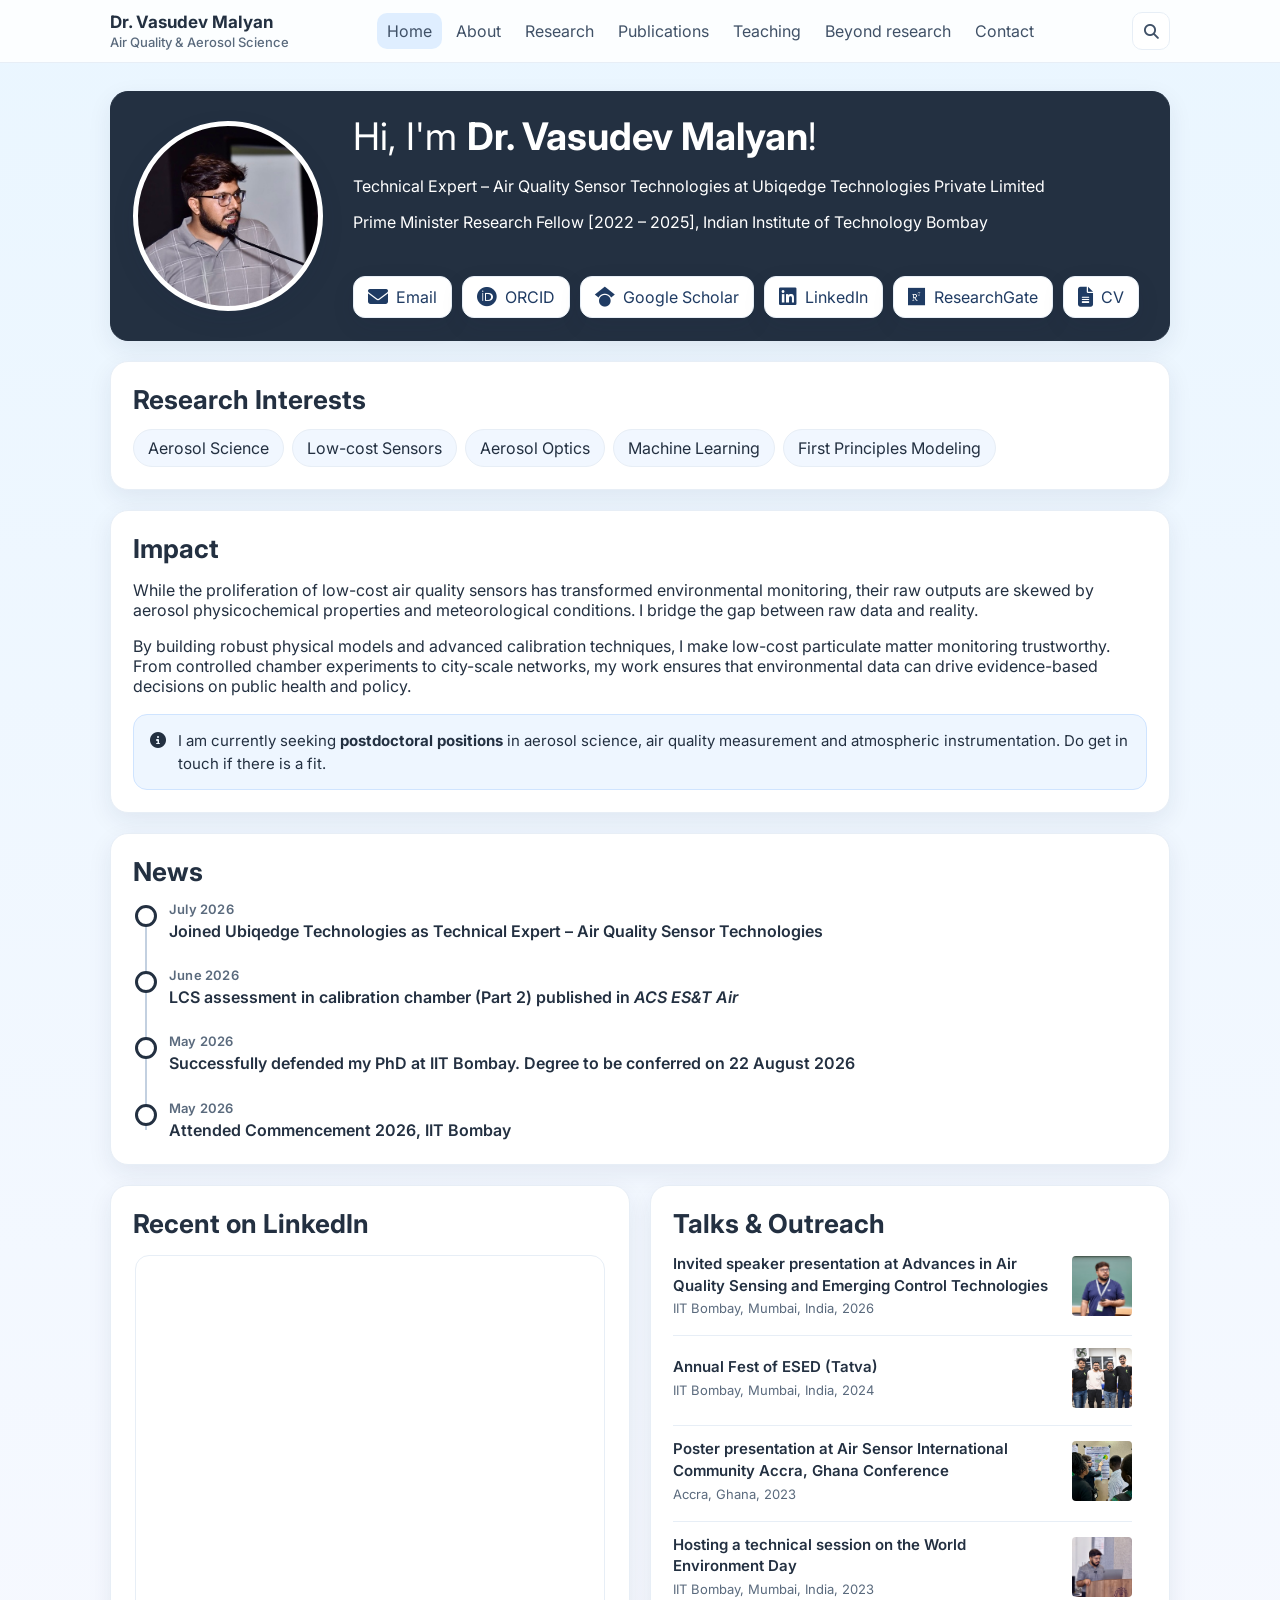
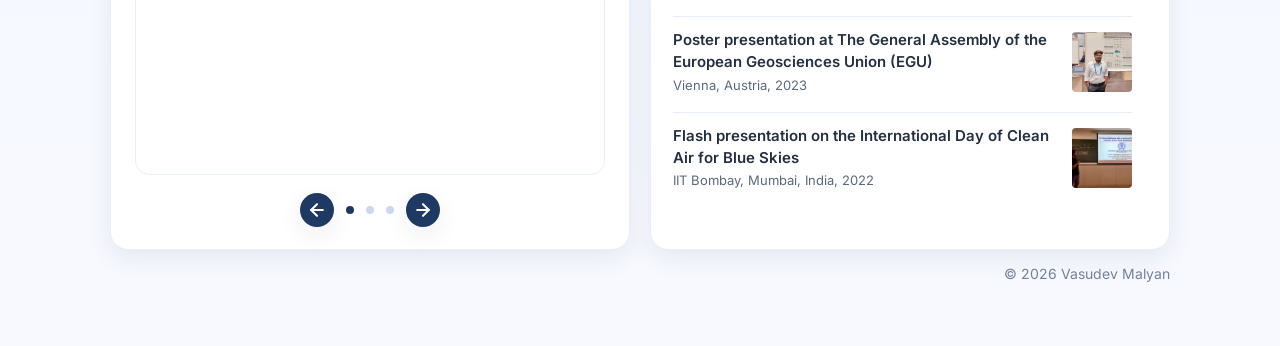
<file: index.html>
<!DOCTYPE html>
<html lang="en">
<head>
<meta charset="UTF-8">
<meta name="viewport" content="width=device-width, initial-scale=1.0">
<title>Home | Vasudev Malyan</title>
<meta name="description" content="Vasudev Malyan — air quality and aerosol scientist working on the calibration of low-cost particulate matter sensors.">

<!-- link previews (Slack, WhatsApp, LinkedIn, X) -->
<meta property="og:type" content="website">
<meta property="og:title" content="Dr. Vasudev Malyan — Air Quality &amp; Aerosol Science">
<meta property="og:description" content="Physics-based and machine learning frameworks that make low-cost particulate matter sensors accurate enough to act on.">
<meta property="og:url" content="https://vasudevmalyan.github.io/">
<meta name="twitter:card" content="summary_large_image">

<link rel="icon" href="assets/favicon.png">
<link rel="preconnect" href="https://fonts.googleapis.com">
<link rel="preconnect" href="https://fonts.gstatic.com" crossorigin>
<link href="https://fonts.googleapis.com/css2?family=Inter:wght@400;500;600;700&display=swap" rel="stylesheet">
<link rel="stylesheet" href="https://cdnjs.cloudflare.com/ajax/libs/font-awesome/6.7.2/css/all.min.css">
<link rel="stylesheet" href="style.css">

<!-- ADDED: Forces the solid dark blue arrow style regardless of style.css -->
<style>
  .carousel-btn {
    background-color: #1e3a63 !important;
    color: #ffffff !important;
    border: none !important;
    outline: none !important;
    box-shadow: var(--shadow) !important;
    transition: background-color 0.2s ease-in-out !important;
  }
  .carousel-btn:hover {
    background-color: #132745 !important;
  }
  /* NEW: Forces the active dot to match the dark blue arrows */
  .carousel-dot[aria-selected="true"] {
    background-color: #1e3a63 !important;
  }
</style>
</head>
<body>

<!-- ===== SHARED NAV — identical on all seven pages, only "active" moves ===== -->
<header>
  <nav aria-label="Primary">
    <div class="brand">
      <a class="title" href="index.html">Dr. Vasudev Malyan</a>
      <span class="sub">Air Quality &amp; Aerosol Science</span>
    </div>
    <div class="links">
      <a href="index.html" class="active" aria-current="page">Home</a>
      <a href="about.html">About</a>
      <a href="research.html">Research</a>
      <a href="publications.html">Publications</a>
      <a href="teaching.html">Teaching</a>
      <a href="beyond.html">Beyond research</a>
      <a href="contact.html">Contact</a>
    </div>
  </nav>
</header>
<!-- ===== END SHARED NAV ===== -->

<main>
  <div class="wrap hero">
    <div class="grid">

      <!-- ---------- hero ---------- -->
      <div class="card dark hero-card">
        <div class="photo" role="img" aria-label="Portrait of Vasudev Malyan"></div>
        <div class="hero-text">
          <h1 style="font-weight: normal;">Hi, I'm <strong style="font-weight: bold;">Dr. Vasudev Malyan</strong>!</h1>
          <p style="margin-bottom: 6px;">Technical Expert &ndash; Air Quality Sensor Technologies at Ubiqedge Technologies Private Limited</p>
          <p style="margin-bottom: 44px;"><a class="cert-link" href="assets/PMRF_Certificate_Vasudev_Malyan.pdf" target="_blank" rel="noreferrer" title="View certificate (PDF)">Prime Minister Research Fellow [2022 &ndash; 2025]</a>, Indian Institute of Technology Bombay</p>
          <div class="cta">
            <a class="btn" href="mailto:malyanvasudev@gmail.com"><i class="fa-solid fa-envelope"></i> Email</a>
            <a class="btn" href="https://orcid.org/0000-0003-4185-0477" target="_blank" rel="noreferrer"><i class="fa-brands fa-orcid"></i> ORCID</a>
            <a class="btn" href="https://scholar.google.com/citations?user=F7Qm9uYAAAAJ&amp;hl=en" target="_blank" rel="noreferrer"><i class="fa-brands fa-google-scholar"></i> Google Scholar</a>
            <a class="btn" href="https://www.linkedin.com/in/vasudevmalyan/" target="_blank" rel="noreferrer"><i class="fa-brands fa-linkedin"></i> LinkedIn</a>
            <a class="btn" href="https://www.researchgate.net/profile/Vasudev_Malyan" target="_blank" rel="noreferrer"><i class="fa-brands fa-researchgate"></i> ResearchGate</a>
            <a class="btn" href="assets/CV_Vasudev_Malyan.pdf" target="_blank" rel="noreferrer"><i class="fa-solid fa-file-lines"></i> CV</a>
          </div>
        </div>
      </div>

      <!-- ---------- research interests ---------- -->
      <div class="card">
        <h2>Research Interests</h2>
        <div class="chips">
          <span class="chip">Aerosol Science</span>
          <span class="chip">Low-cost Sensors</span>
          <span class="chip">Aerosol Optics</span>
          <span class="chip">Machine Learning</span>
          <span class="chip">First Principles Modeling</span>
        </div>
      </div>

      <!-- ---------- impact ---------- -->
      <div class="card">
        <h2>Impact</h2>
        <p>While the proliferation of low-cost air quality sensors has transformed environmental monitoring, their raw outputs are skewed by aerosol physicochemical properties and meteorological conditions. I bridge the gap between raw data and reality.</p>
        <p>By building robust physical models and advanced calibration techniques, I make low-cost particulate matter monitoring trustworthy. From controlled chamber experiments to city-scale networks, my work ensures that environmental data can drive evidence-based decisions on public health and policy.</p>

        <div class="seeking">
          <i class="fa-solid fa-circle-info"></i>
          <div>I am currently seeking <strong>postdoctoral positions</strong> in aerosol science, air quality measurement and atmospheric instrumentation. Do get in touch if there is a fit.</div>
        </div>
      </div>

      <!-- ---------- news: vertical thread ---------- -->
      <div class="card">
        <h2>News</h2>
        <ul class="thread">

          <li>
            <span class="when">July 2026</span>
            <span class="what">Joined Ubiqedge Technologies as Technical Expert &ndash; Air Quality Sensor Technologies</span>
          </li>

          <li>
            <span class="when"> June 2026</span>
            <span class="what">LCS assessment in calibration chamber (Part 2) published in <em>ACS ES&amp;T Air</em></span>
          </li>
          
          <li>
            <span class="when">May 2026</span>
            <span class="what">Successfully defended my PhD at IIT Bombay. Degree to be conferred on 22 August 2026</span>
          </li>

          <li>
            <span class="when">May 2026</span>
            <span class="what">Attended Commencement 2026, IIT Bombay</span>
          </li>

        </ul>
      </div>

      <!-- ---------- bottom panel: LinkedIn + talks ---------- -->
      <div class="duo">

        <!-- To add a post: open it on LinkedIn → the "..." menu on the post →
             "Embed this post" → paste the iframe here, keeping the wrapper div. -->
        <div class="card">
          <h2>Recent on LinkedIn</h2>

          <div class="carousel" id="liCarousel">
            <div class="carousel-track">
              <div class="carousel-slides">

                <div class="carousel-slide li-slide">
                  <iframe src="https://www.linkedin.com/embed/feed/update/urn:li:activity:7464548327653769216"
                          height="520" width="100%" frameborder="0" allowfullscreen title="LinkedIn post"></iframe>
                </div>

                <div class="carousel-slide li-slide">
                  <iframe src="https://www.linkedin.com/embed/feed/update/urn:li:activity:7464235568001011712"
                          height="520" width="100%" frameborder="0" allowfullscreen title="LinkedIn post"></iframe>
                </div>

                <div class="carousel-slide li-slide">
                  <iframe src="https://www.linkedin.com/embed/feed/update/urn:li:activity:7462766788314017792"
                          height="520" width="100%" frameborder="0" allowfullscreen title="LinkedIn post"></iframe>
                </div>

              </div>
            </div>

            <div class="carousel-dots" role="tablist" aria-label="Choose post">
              <button class="carousel-btn prev" data-dir="-1" aria-label="Previous post">
                <svg width="20" height="20" viewBox="0 0 24 24" fill="none" stroke="currentColor" stroke-width="2.5" stroke-linecap="round" stroke-linejoin="round">
                  <line x1="19" y1="12" x2="5" y2="12"></line>
                  <polyline points="12 19 5 12 12 5"></polyline>
                </svg>
              </button>
              <button class="carousel-btn next" data-dir="1" aria-label="Next post">
                <svg width="20" height="20" viewBox="0 0 24 24" fill="none" stroke="currentColor" stroke-width="2.5" stroke-linecap="round" stroke-linejoin="round">
                  <line x1="5" y1="12" x2="19" y2="12"></line>
                  <polyline points="12 5 19 12 12 19"></polyline>
                </svg>
              </button>
            </div>
          </div>
        </div>

        <div class="card">
          <h2>Talks &amp; Outreach</h2>
          
          <!-- Increased max-height to 550px to align with the LinkedIn card and eliminate the white space -->
          <ul class="talks" style="max-height: 550px; overflow-y: auto; padding-right: 15px;">
            
            <!-- Item 1 -->
            <li style="display: flex; justify-content: space-between; align-items: center; gap: 15px;">
              <div>
                <span class="what">Invited speaker presentation at Advances in Air Quality Sensing and Emerging Control Technologies</span>
                <span class="where">IIT Bombay, Mumbai, India, 2026</span>
              </div>
              <img src="assets/antl symposium_2026.jpg" alt="ANTL Symposium" style="width: 60px; height: 60px; object-fit: cover; border-radius: 4px; flex-shrink: 0;">
            </li>
          
            <!-- Item 2 -->
            <li style="display: flex; justify-content: space-between; align-items: center; gap: 15px;">
              <div>
                <span class="what">Annual Fest of ESED (Tatva)</span>
                <span class="where">IIT Bombay, Mumbai, India, 2024</span>
              </div>
              <img src="assets/tatva_2024.jpg" alt="Tatva" style="width: 60px; height: 60px; object-fit: cover; border-radius: 4px; flex-shrink: 0;">
            </li>
          
            <!-- Item 3 -->
            <li style="display: flex; justify-content: space-between; align-items: center; gap: 15px;">
              <div>
                <span class="what">Poster presentation at  Air Sensor International Community Accra, Ghana Conference</span>
                <span class="where">Accra, Ghana, 2023</span>
              </div>
              <img src="assets/ghana_2023.JPG" alt="Ghana" style="width: 60px; height: 60px; object-fit: cover; border-radius: 4px; flex-shrink: 0;">
            </li>
          
            <!-- Item 4 -->
            <li style="display: flex; justify-content: space-between; align-items: center; gap: 15px;">
              <div>
                <span class="what">Hosting a technical session on the World Environment Day</span>
                <span class="where">IIT Bombay, Mumbai, India, 2023</span>
              </div>
              <img src="assets/weday_2023.jpg" alt="WEDay" style="width: 60px; height: 60px; object-fit: cover; border-radius: 4px; flex-shrink: 0;">
            </li>
          
            <!-- Item 5 -->
            <li style="display: flex; justify-content: space-between; align-items: center; gap: 15px;">
              <div>
                <span class="what">Poster presentation at The General Assembly of the European Geosciences Union (EGU)</span>
                <span class="where">Vienna, Austria, 2023</span>
              </div>
              <img src="assets/egu_2023.jpg" alt="EGU" style="width: 60px; height: 60px; object-fit: cover; border-radius: 4px; flex-shrink: 0;">
            </li>
          
            <!-- Item 6 -->
            <li style="display: flex; justify-content: space-between; align-items: center; gap: 15px;">
              <div>
                <span class="what">Flash presentation on the International Day of Clean Air for Blue Skies</span>
                <span class="where">IIT Bombay, Mumbai, India, 2022</span>
              </div>
              <img src="assets/blue skies_2022.jpg" alt="Blue Skies" style="width: 60px; height: 60px; object-fit: cover; border-radius: 4px; flex-shrink: 0;">
            </li>
          
          </ul>
        </div>
      </div>
      
      <!-- Footer placed inside the main container to match width and pulled up closer to the boxes -->
      <footer style="text-align: right; margin-top: -5px; padding-bottom: 20px;">
        &copy; 2026 Vasudev Malyan
      </footer>
      
    </div>
  </div>
</main>

<script>
(function(){
  var root = document.getElementById('liCarousel');
  if(!root) return;
  var slides = root.querySelector('.carousel-slides');
  var count  = slides.children.length;
  var dots   = root.querySelector('.carousel-dots');
  var btns   = root.querySelectorAll('.carousel-btn');
  var made   = [];
  var i = 0;

  for(var n = 0; n < count; n++){
    var d = document.createElement('button');
    d.className = 'carousel-dot';
    d.setAttribute('role','tab');
    d.setAttribute('aria-label','Post ' + (n+1));
    d.addEventListener('click', (function(k){ return function(){ go(k); }; })(n));
    // dots sit between the prev and next buttons
    dots.insertBefore(d, btns[1]);
    made.push(d);
  }

  function go(k){
    i = (k + count) % count;
    slides.style.transform = 'translateX(' + (-i * 100) + '%)';
    for(var n = 0; n < made.length; n++){
      made[n].setAttribute('aria-selected', n === i ? 'true' : 'false');
    }
  }

  btns.forEach(function(b){
    b.addEventListener('click', function(){ go(i + parseInt(b.dataset.dir, 10)); });
  });

  go(0);
})();
</script>
<script src="search.js" defer></script>
</body>
</html>
</file>
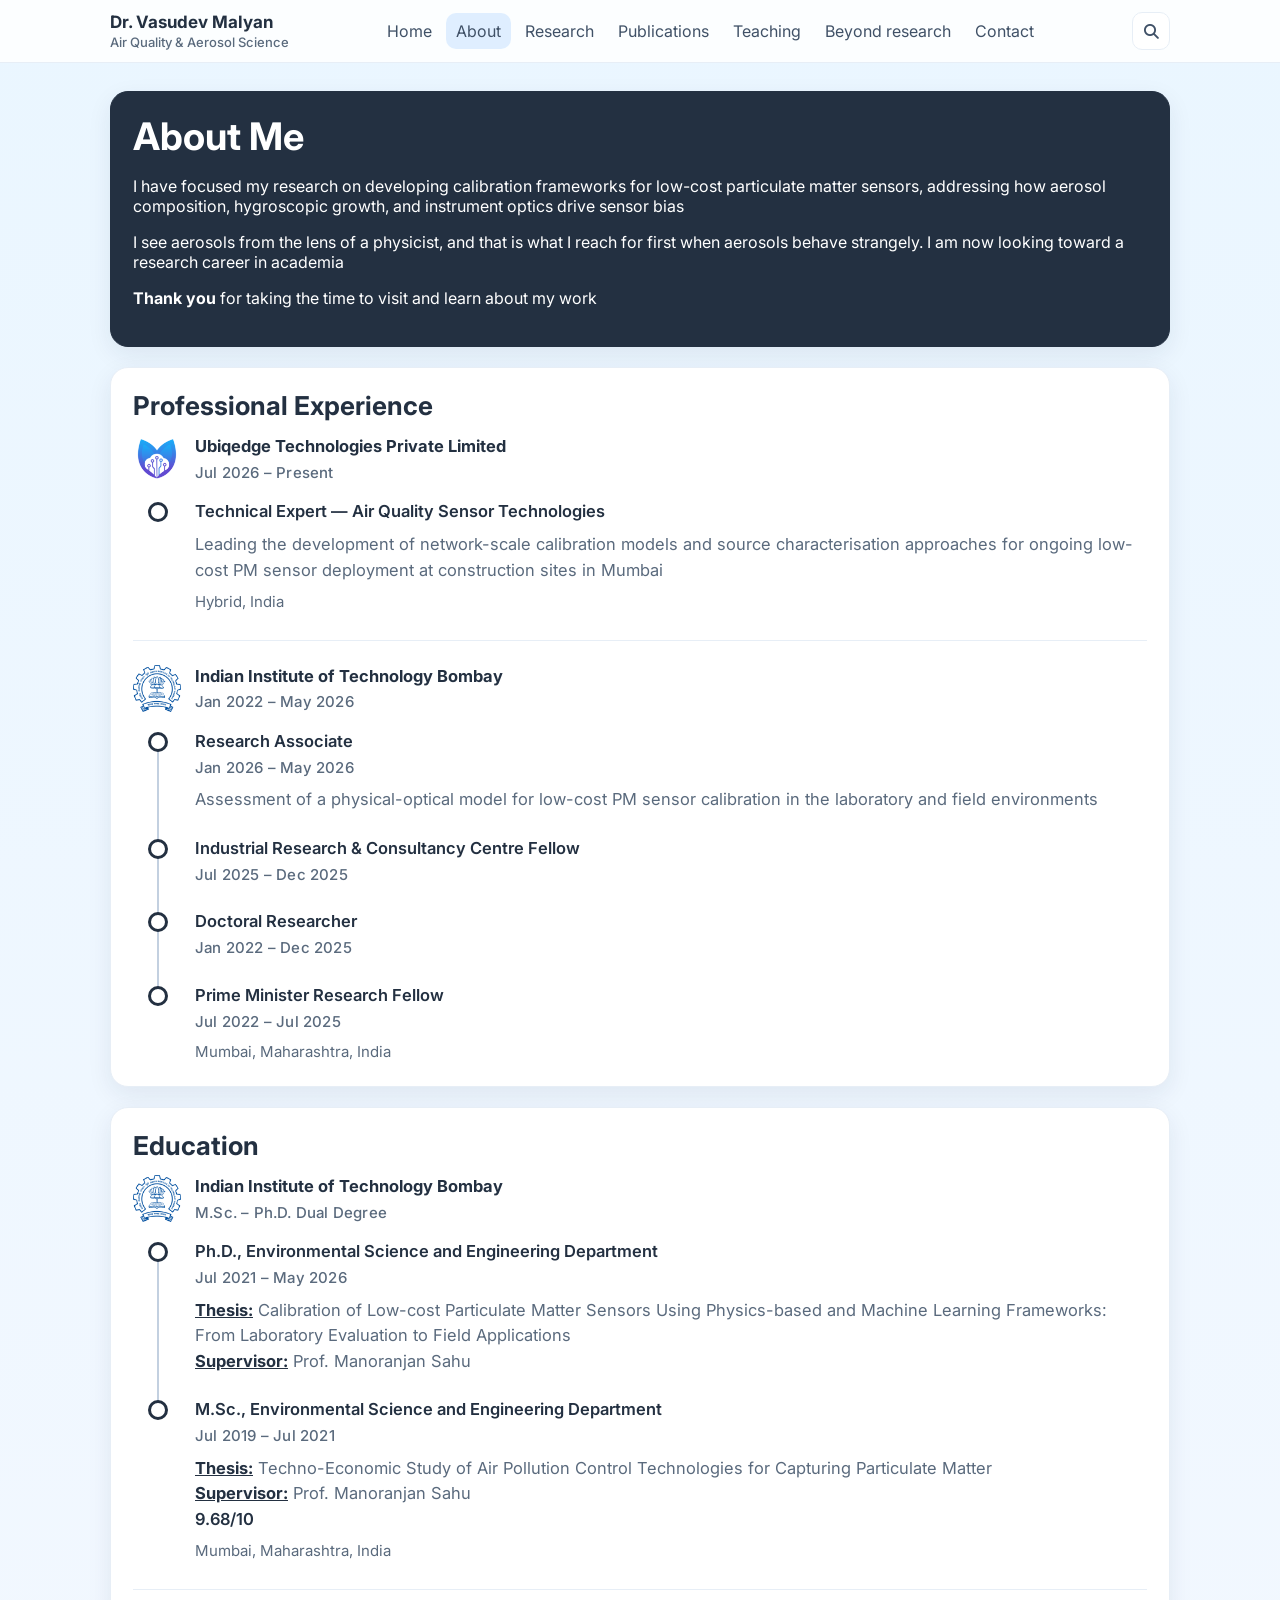
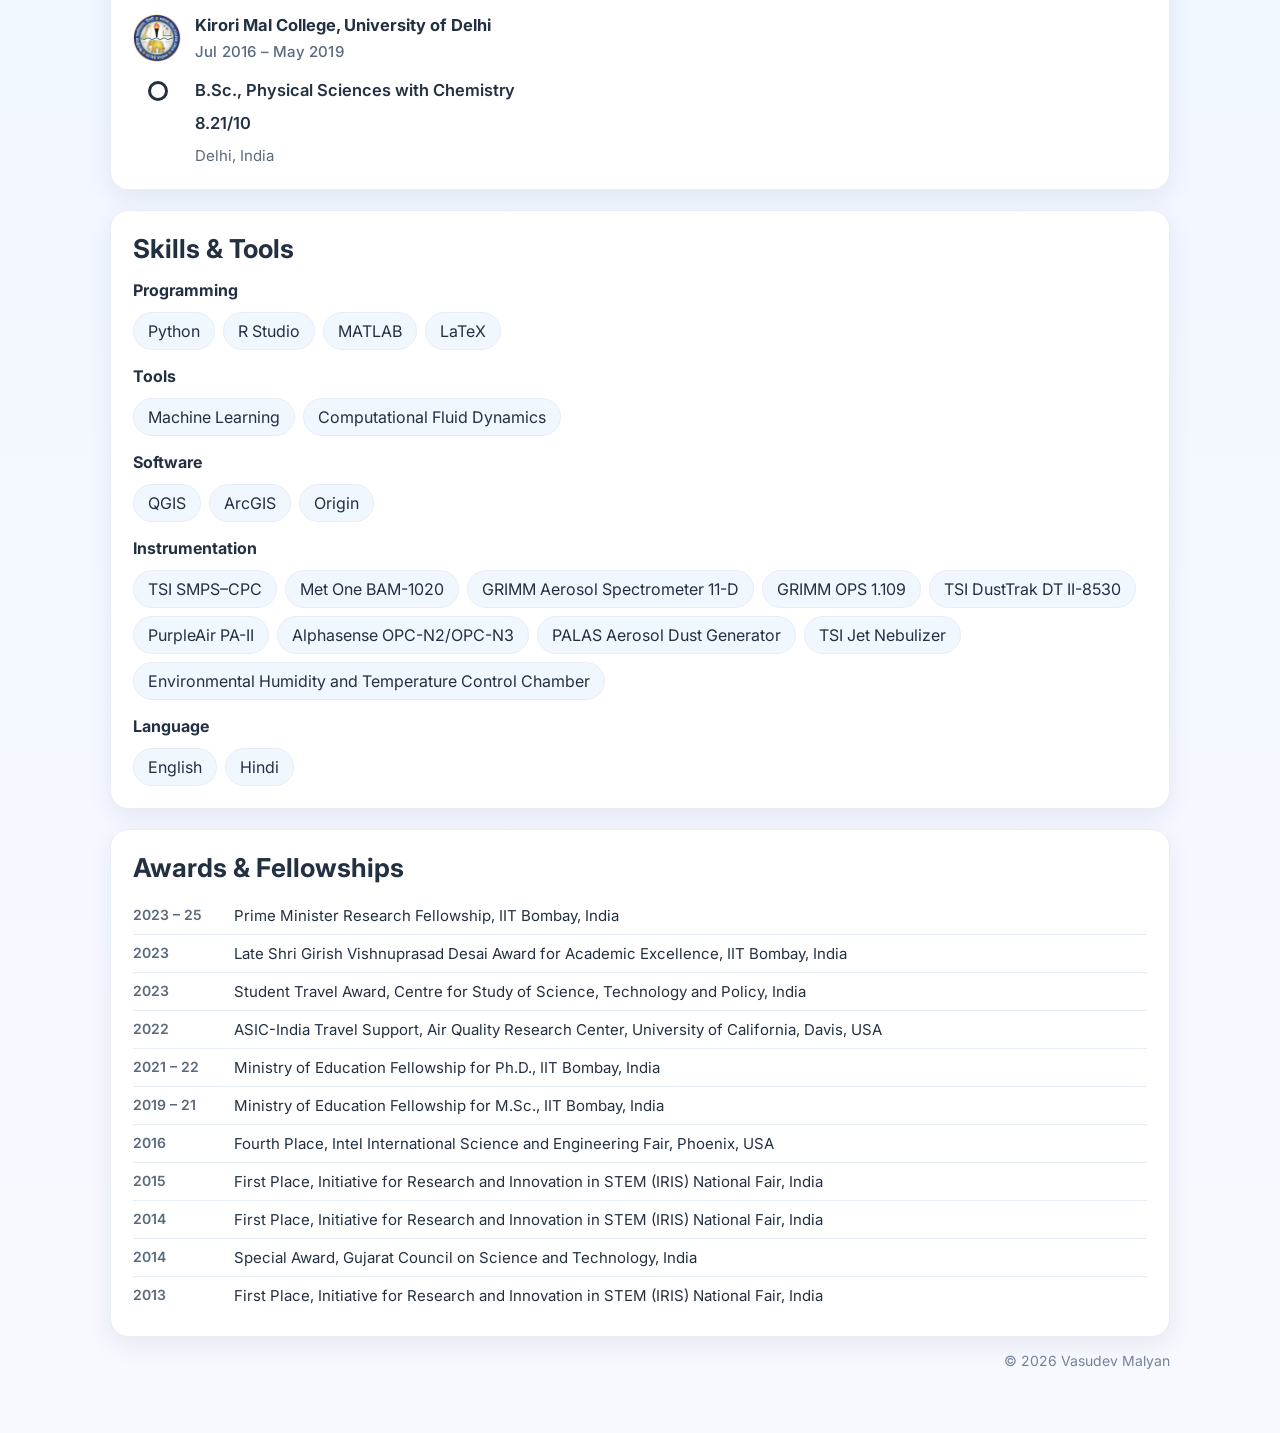
<file: about.html>
<!DOCTYPE html>
<html lang="en">
<head>
<meta charset="UTF-8">
<meta name="viewport" content="width=device-width, initial-scale=1.0">
<title>About | Vasudev Malyan</title>
<meta name="description" content="About Vasudev Malyan — experience, education, skills and awards.">
<link rel="preconnect" href="https://fonts.googleapis.com">
<link rel="preconnect" href="https://fonts.gstatic.com" crossorigin>
<link href="https://fonts.googleapis.com/css2?family=Inter:wght@400;500;600;700&display=swap" rel="stylesheet">
<link rel="stylesheet" href="https://cdnjs.cloudflare.com/ajax/libs/font-awesome/6.7.2/css/all.min.css">
<link rel="stylesheet" href="style.css">
</head>
<body>

<!-- ===== SHARED NAV ===== -->
<header>
  <nav aria-label="Primary">
    <div class="brand">
      <a class="title" href="index.html">Dr. Vasudev Malyan</a>
      <span class="sub">Air Quality &amp; Aerosol Science</span>
    </div>
    <div class="links">
      <a href="index.html">Home</a>
      <a href="about.html" class="active" aria-current="page">About</a>
      <a href="research.html">Research</a>
      <a href="publications.html">Publications</a>
      <a href="teaching.html">Teaching</a>
      <a href="beyond.html">Beyond research</a>
      <a href="contact.html">Contact</a>
    </div>
  </nav>
</header>
<!-- ===== END SHARED NAV ===== -->

<main>
  <div class="wrap">
    <div class="grid">

      <!-- ---------- about me ---------- -->
      <div class="card dark">
        <h1>About Me</h1>
        <p>I have focused my research on developing calibration frameworks for low-cost particulate matter sensors, addressing how aerosol composition, hygroscopic growth, and instrument optics drive sensor bias</p>
        <p>I see aerosols from the lens of a physicist, and that is what I reach for first when aerosols behave strangely. I am now looking toward a research career in academia</p>
        <p><strong>Thank you</strong> for taking the time to visit and learn about my work</p>
      </div>

      <!-- ---------- professional experience ---------- -->
      <div class="card">
        <h2>Professional Experience</h2>
        <ul class="cv-orgs">

          <li>
            <div class="cv-org-head">
              <img class="cv-logo" src="assets/logo_ubiqedge.png" alt="Ubiqedge Technologies logo">
              <div>
                <div class="cv-org-name">Ubiqedge Technologies Private Limited</div>
                <span class="cv-org-span">Jul 2026 &ndash; Present</span>
              </div>
            </div>
            <ul class="cv-roles">
              <li>
                <div class="cv-role-title">Technical Expert &mdash; Air Quality Sensor Technologies</div>
                <p class="cv-role-note">Leading the development of network-scale calibration models and source characterisation approaches for ongoing low-cost PM sensor deployment at construction sites in Mumbai</p>
                <div class="cv-place">Hybrid, India</div>
              </li>
            </ul>
          </li>

          <li>
            <div class="cv-org-head">
              <img class="cv-logo" src="assets/logo_iitb.png" alt="Indian Institute of Technology Bombay logo">
              <div>
                <div class="cv-org-name">Indian Institute of Technology Bombay</div>
                <span class="cv-org-span">Jan 2022 &ndash; May 2026</span>
              </div>
            </div>
            <ul class="cv-roles">
              <li>
                <div class="cv-role-title">Research Associate</div>
                <div class="cv-role-dates">Jan 2026 &ndash; May 2026</div>
                <p class="cv-role-note">Assessment of a physical-optical model for low-cost PM sensor calibration in the laboratory and field environments<br>
              </li>
              <li>
                <div class="cv-role-title">Industrial Research & Consultancy Centre Fellow</div>
                <div class="cv-role-dates">Jul 2025 &ndash; Dec 2025</div>
              </li>
              <li>
                <div class="cv-role-title">Doctoral Researcher</div>
                <div class="cv-role-dates">Jan 2022 &ndash; Dec 2025</div>
              </li>
              <li>
                <div class="cv-role-title">Prime Minister Research Fellow</div>
                <div class="cv-role-dates">Jul 2022 &ndash; Jul 2025</div>
                <div class="cv-place">Mumbai, Maharashtra, India</div>
              </li>
            </ul>
          </li>

        </ul>
      </div>

      <!-- ---------- education ---------- -->
      <div class="card">
        <h2>Education</h2>
        <ul class="cv-orgs">

          <li>
            <div class="cv-org-head">
              <img class="cv-logo" src="assets/logo_iitb.png" alt="Indian Institute of Technology Bombay logo">
              <div>
                <div class="cv-org-name">Indian Institute of Technology Bombay</div>
                <span class="cv-org-span">M.Sc. &ndash; Ph.D. Dual Degree</span>
              </div>
            </div>
            <ul class="cv-roles">
              <li>
                <div class="cv-role-title">Ph.D., Environmental Science and Engineering Department</div>
                <div class="cv-role-dates">Jul 2021 &ndash; May 2026</div>
                <p class="cv-role-note"><em>Thesis:</em> Calibration of Low-cost Particulate Matter Sensors Using Physics-based and Machine Learning Frameworks: From Laboratory Evaluation to Field Applications<br>
                <em>Supervisor:</em> Prof. Manoranjan Sahu</p>
              </li>
              <li>
                <div class="cv-role-title">M.Sc., Environmental Science and Engineering Department</div>
                <div class="cv-role-dates">Jul 2019 &ndash; Jul 2021</div>
                <p class="cv-role-note"><em>Thesis:</em> Techno-Economic Study of Air Pollution Control Technologies for Capturing Particulate Matter<br>
                <em>Supervisor:</em> Prof. Manoranjan Sahu<br>
                <span class="cv-grade">9.68/10</span></p>
                <div class="cv-place">Mumbai, Maharashtra, India</div>
              </li>
            </ul>
          </li>

          <li>
            <div class="cv-org-head">
              <img class="cv-logo" src="assets/logo_kmc.png" alt="Kirori Mal College, University of Delhi logo">
              <div>
                <div class="cv-org-name">Kirori Mal College, University of Delhi</div>
                <span class="cv-org-span">Jul 2016 &ndash; May 2019</span>
              </div>
            </div>
            <ul class="cv-roles">
              <li>
                <div class="cv-role-title">B.Sc., Physical Sciences with Chemistry</div>
                <p class="cv-role-note"><span class="cv-grade">8.21/10</span></p>
                <div class="cv-place">Delhi, India</div>
              </li>
            </ul>
          </li>

        </ul>
      </div>

      <!-- ---------- skills ---------- -->
      <div class="card">
        <h2>Skills &amp; Tools</h2>

        <div class="group">
          <h3>Programming</h3>
          <div class="chips">
            <span class="chip">Python</span>
            <span class="chip">R Studio</span>
            <span class="chip">MATLAB</span>
            <span class="chip">LaTeX</span>
          </div>
        </div>

        <div class="group">
          <h3>Tools</h3>
          <div class="chips">
            <span class="chip">Machine Learning</span>
            <span class="chip">Computational Fluid Dynamics</span>
          </div>
        </div>

        <div class="group">
          <h3>Software</h3>
          <div class="chips">
            <span class="chip">QGIS</span>
            <span class="chip">ArcGIS</span>
            <span class="chip">Origin</span>
          </div>
        </div>

        <div class="group">
          <h3>Instrumentation</h3>
          <div class="chips">
            <span class="chip">TSI SMPS&ndash;CPC</span>
            <span class="chip">Met One BAM-1020</span>
            <span class="chip">GRIMM Aerosol Spectrometer 11-D</span>
            <span class="chip">GRIMM OPS 1.109</span>
            <span class="chip">TSI DustTrak DT II-8530</span>
            <span class="chip">PurpleAir PA-II</span>
            <span class="chip">Alphasense OPC-N2/OPC-N3</span>
            <span class="chip">PALAS Aerosol Dust Generator</span>
            <span class="chip">TSI Jet Nebulizer</span>
            <span class="chip">Environmental Humidity and Temperature Control Chamber</span>
          </div>
        </div>

        <div class="group">
          <h3>Language</h3>
          <div class="chips">
            <span class="chip">English</span>
            <span class="chip">Hindi</span>
          </div>
        </div>

      </div>

      <!-- ---------- awards & fellowships ---------- -->
      <div class="card">
        <h2>Awards &amp; Fellowships</h2>
        <table class="cv-table">
          <tr>
            <td class="yr">2023 &ndash; 25</td>
            <td>Prime Minister Research Fellowship, IIT Bombay, India</td>
          </tr>
          <tr>
            <td class="yr">2023</td>
            <td>Late Shri Girish Vishnuprasad Desai Award for Academic Excellence, IIT Bombay, India</td>
          </tr>
          <tr>
            <td class="yr">2023</td>
            <td>Student Travel Award, Centre for Study of Science, Technology and Policy, India</td>
          </tr>
          <tr>
            <td class="yr">2022</td>
            <td>ASIC-India Travel Support, Air Quality Research Center, University of California, Davis, USA</td>
          </tr>
          <tr>
            <td class="yr">2021 &ndash; 22</td>
            <td>Ministry of Education Fellowship for Ph.D., IIT Bombay, India</td>
          </tr>
          <tr>
            <td class="yr">2019 &ndash; 21</td>
            <td>Ministry of Education Fellowship for M.Sc., IIT Bombay, India</td>
          </tr>
          <tr>
            <td class="yr">2016</td>
            <td>Fourth Place, Intel International Science and Engineering Fair, Phoenix, USA</td>
          </tr>
          <tr>
            <td class="yr">2015</td>
            <td>First Place, Initiative for Research and Innovation in STEM (IRIS) National Fair, India</td>
          </tr>
          <tr>
            <td class="yr">2014</td>
            <td>First Place, Initiative for Research and Innovation in STEM (IRIS) National Fair, India</td>
          </tr>
          <tr>
            <td class="yr">2014</td>
            <td>Special Award, Gujarat Council on Science and Technology, India</td>
          </tr>
          <tr>
            <td class="yr">2013</td>
            <td>First Place, Initiative for Research and Innovation in STEM (IRIS) National Fair, India</td>
          </tr>
        </table>
      </div>
      <!-- NEW FOOTER PLACEMENT: Insert it here, before the final closing tags -->
      <footer style="text-align: right; margin-top: -5px; padding-bottom: 20px;">
        &copy; 2026 Vasudev Malyan
      </footer>
    </div>
  </div>
</main>
<script src="search.js" defer></script>
</body>
</html>
</file>
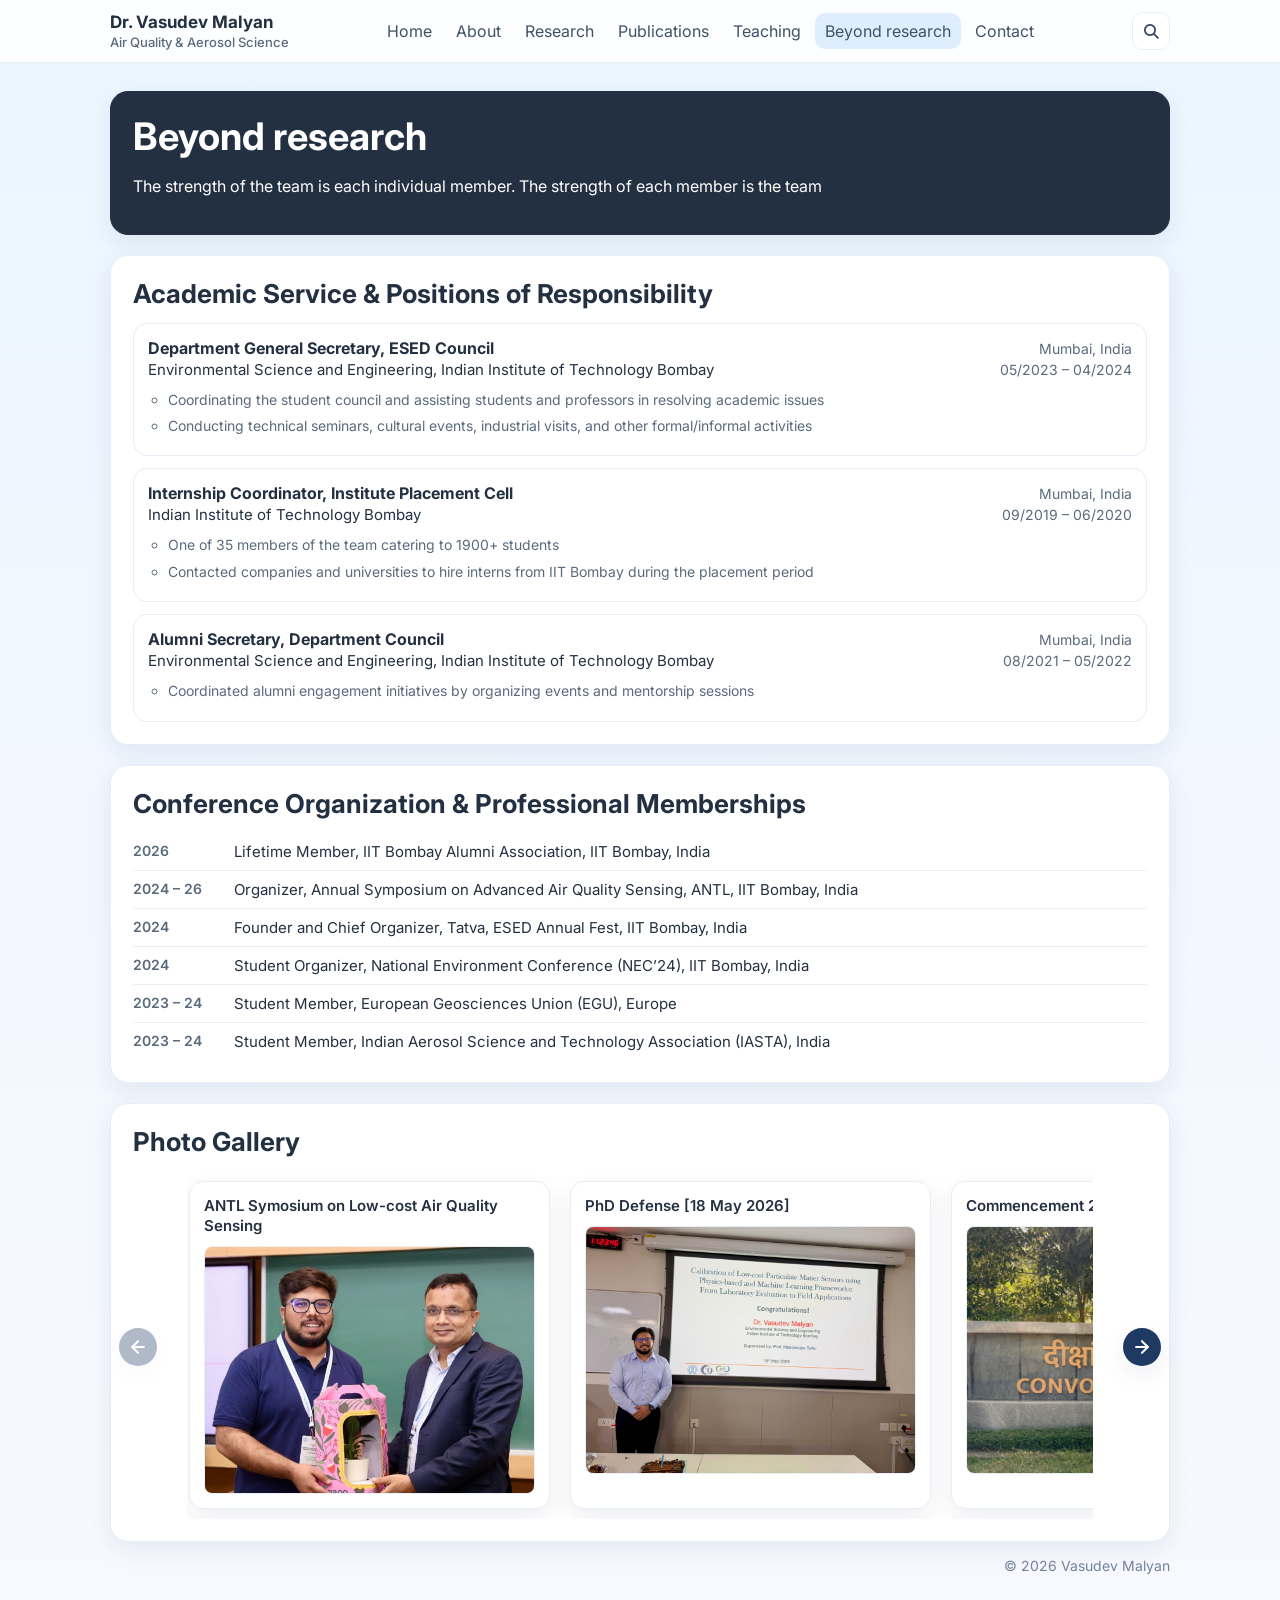
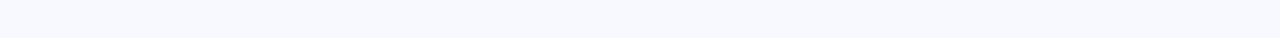
<file: beyond.html>
<!DOCTYPE html>
<html lang="en">
<head>
<meta charset="UTF-8">
<meta name="viewport" content="width=device-width, initial-scale=1.0">
<title>Beyond research | Vasudev Malyan</title>
<meta name="description" content="Academic service, conference organisation, memberships and photos — Vasudev Malyan.">
<link rel="preconnect" href="https://fonts.googleapis.com">
<link rel="preconnect" href="https://fonts.gstatic.com" crossorigin>
<link href="https://fonts.googleapis.com/css2?family=Inter:wght@400;500;600;700&amp;display=swap" rel="stylesheet">
<link rel="stylesheet" href="https://cdnjs.cloudflare.com/ajax/libs/font-awesome/6.7.2/css/all.min.css">
<link rel="stylesheet" href="style.css">
<style>
  .bullets{margin:8px 0 0;padding-left:20px;color:#5a6a7d;font-size:14px;line-height:1.6}
  .bullets li{margin-bottom:4px}
  .subtle{font-style:normal;font-size:14px;color:#233041}

  /* ---------- photo carousel ---------- */
  .carousel{position:relative;margin-top:18px}

  .track{
    display:flex;
    gap:20px;
    overflow-x:auto;
    scroll-snap-type:x mandatory;
    scroll-behavior:smooth;
    padding:6px 2px 10px;
    /* hide the scrollbar but keep it scrollable */
    scrollbar-width:none;
    -ms-overflow-style:none;
  }
  .track::-webkit-scrollbar{display:none}

  .slide{
    flex:0 0 clamp(260px,40%,400px);
    scroll-snap-align:center;
    margin:0;
    background:#fff;
    border:1px solid var(--border);
    border-radius:14px;
    padding:14px;
    box-shadow:var(--shadow);
  }
  .slide figcaption{
    font-size:15px;
    font-weight:600;
    color:var(--text);
    margin-bottom:10px;
    line-height:1.35;
  }
  .slide img{
    width:100%;
    aspect-ratio:4/3;
    object-fit:cover;
    display:block;
    border:1px solid var(--border);
    border-radius:8px;
    background:#eaf3fb;
  }

  .arrow{
    position:absolute;
    top:50%;
    transform:translateY(-50%);
    width:38px;height:38px;
    display:flex;align-items:center;justify-content:center;
    border:none;
    outline:none;
    border-radius:50%;
    background:#1e3a63;
    box-shadow:var(--shadow);
    color:#ffffff;
    cursor:pointer;
    z-index:5;
    font-size:15px;
    padding:0;
    transition: background-color 0.2s ease-in-out;
  }
  .arrow:hover{background:#132745}
  .arrow.prev{left:-14px}
  .arrow.next{right:-14px}
  .arrow[disabled]{opacity:.35;cursor:default}

  @media(max-width:640px){
    .slide{flex:0 0 82%}
    .arrow.prev{left:-6px}
    .arrow.next{right:-6px}
  }
</style>
</head>
<body>

<!-- ===== SHARED NAV ===== -->
<header>
  <nav aria-label="Primary">
    <div class="brand">
      <a class="title" href="index.html">Dr. Vasudev Malyan</a>
      <span class="sub">Air Quality &amp; Aerosol Science</span>
    </div>
    <div class="links">
      <a href="index.html">Home</a>
      <a href="about.html">About</a>
      <a href="research.html">Research</a>
      <a href="publications.html">Publications</a>
      <a href="teaching.html">Teaching</a>
      <a href="beyond.html" class="active" aria-current="page">Beyond research</a>
      <a href="contact.html">Contact</a>
    </div>
  </nav>
</header>
<!-- ===== END SHARED NAV ===== -->

<main>
  <div class="wrap">
    <div class="grid">

      <div class="card dark">
        <h1>Beyond research</h1>
        <p>The strength of the team is each individual member. The strength of each member is the team</p>
      </div>

      <!-- ---------- academic service ---------- -->
      <div class="card">
        <h2>Academic Service &amp; Positions of Responsibility</h2>
        <ul class="list">

          <li class="item">
            <table class="cv-entry" style="width:100%;border-collapse:collapse">
              <tr>
                <td class="org" style="font-weight:700;font-size:16px">Department General Secretary, ESED Council</td>
                <td class="right" style="text-align:right;white-space:nowrap;width:1%;padding-left:24px;color:#5a6a7d;font-size:14px">Mumbai, India</td>
              </tr>
              <tr>
                <td class="role subtle">Environmental Science and Engineering, Indian Institute of Technology Bombay</td>
                <td class="right" style="text-align:right;white-space:nowrap;width:1%;padding-left:24px;color:#5a6a7d;font-size:14px">05/2023 &ndash; 04/2024</td>
              </tr>
            </table>
            <ul class="bullets">
              <li>Coordinating the student council and assisting students and professors in resolving academic issues</li>
              <li>Conducting technical seminars, cultural events, industrial visits, and other formal/informal activities</li>
            </ul>
          </li>

          <li class="item">
            <table class="cv-entry" style="width:100%;border-collapse:collapse">
              <tr>
                <td class="org" style="font-weight:700;font-size:16px">Internship Coordinator, Institute Placement Cell</td>
                <td class="right" style="text-align:right;white-space:nowrap;width:1%;padding-left:24px;color:#5a6a7d;font-size:14px">Mumbai, India</td>
              </tr>
              <tr>
                <td class="role subtle">Indian Institute of Technology Bombay</td>
                <td class="right" style="text-align:right;white-space:nowrap;width:1%;padding-left:24px;color:#5a6a7d;font-size:14px">09/2019 &ndash; 06/2020</td>
              </tr>
            </table>
            <ul class="bullets">
              <li>One of 35 members of the team catering to 1900+ students</li>
              <li>Contacted companies and universities to hire interns from IIT Bombay during the placement period</li>
            </ul>
          </li>

          <li class="item">
            <table class="cv-entry" style="width:100%;border-collapse:collapse">
              <tr>
                <td class="org" style="font-weight:700;font-size:16px">Alumni Secretary, Department Council</td>
                <td class="right" style="text-align:right;white-space:nowrap;width:1%;padding-left:24px;color:#5a6a7d;font-size:14px">Mumbai, India</td>
              </tr>
              <tr>
                <td class="role subtle">Environmental Science and Engineering, Indian Institute of Technology Bombay</td>
                <td class="right" style="text-align:right;white-space:nowrap;width:1%;padding-left:24px;color:#5a6a7d;font-size:14px">08/2021 &ndash; 05/2022</td>
              </tr>
            </table>
            <ul class="bullets">
              <li>Coordinated alumni engagement initiatives by organizing events and mentorship sessions</li>
            </ul>
          </li>

        </ul>
      </div>

      <!-- ---------- conference organisation & memberships ---------- -->
      <div class="card">
        <h2>Conference Organization &amp; Professional Memberships</h2>
        <table class="cv-table">
          <tr>
            <td class="yr">2026</td>
            <td>Lifetime Member, IIT Bombay Alumni Association, IIT Bombay, India</td>
          </tr>
          <tr>
            <td class="yr">2024 &ndash; 26</td>
            <td>Organizer, Annual Symposium on Advanced Air Quality Sensing, ANTL, IIT Bombay, India</td>
          </tr>
          <tr>
            <td class="yr">2024</td>
            <td>Founder and Chief Organizer, Tatva, ESED Annual Fest, IIT Bombay, India</td>
          </tr>
          <tr>
            <td class="yr">2024</td>
            <td>Student Organizer, National Environment Conference (NEC&rsquo;24), IIT Bombay, India</td>
          </tr>
          <tr>
            <td class="yr">2023 &ndash; 24</td>
            <td>Student Member, European Geosciences Union (EGU), Europe</td>
          </tr>
          <tr>
            <td class="yr">2023 &ndash; 24</td>
            <td>Student Member, Indian Aerosol Science and Technology Association (IASTA), India</td>
          </tr>
        </table>
      </div>

      <!-- ---------- photo gallery ---------- -->
      <div class="card">
        <h2>Photo Gallery</h2>
        <div class="carousel">
          <button class="arrow prev" type="button" aria-label="Previous photo">
            <svg width="20" height="20" viewBox="0 0 24 24" fill="none" stroke="currentColor" stroke-width="2.5" stroke-linecap="round" stroke-linejoin="round">
              <line x1="19" y1="12" x2="5" y2="12"></line>
              <polyline points="12 19 5 12 12 5"></polyline>
            </svg>
          </button>

          <div class="track" id="track">

            <figure class="slide">
              <figcaption>ANTL Symosium on Low-cost Air Quality Sensing</figcaption>
              <img src="assets/photo-1.jpg" alt="">
            </figure>

            <figure class="slide">
              <figcaption>PhD Defense [18 May 2026]</figcaption>
              <img src="assets/photo-2.jpg" alt="">
            </figure>

            <figure class="slide">
              <figcaption>Commencement 2026</figcaption>
              <img src="assets/photo-3.jpg" alt="">
            </figure>

            <figure class="slide">
              <figcaption>Saturnalia 2026</figcaption>
              <img src="assets/photo-4.jpg" alt="">
            </figure>

            <figure class="slide">
              <figcaption>ESED Department Council [2023 &ndash; 24]</figcaption>
              <img src="assets/photo-5.jpg" alt="">
            </figure>

            <figure class="slide">
              <figcaption>ANTL Lab Recreational Outing</figcaption>
              <img src="assets/photo-6.jpg" alt="">
            </figure>

          </div>

          <button class="arrow next" type="button" aria-label="Next photo">
            <svg width="20" height="20" viewBox="0 0 24 24" fill="none" stroke="currentColor" stroke-width="2.5" stroke-linecap="round" stroke-linejoin="round">
              <line x1="5" y1="12" x2="19" y2="12"></line>
              <polyline points="12 5 19 12 12 19"></polyline>
            </svg>
          </button>
        </div>
      </div>
      <!-- NEW FOOTER PLACEMENT: Insert it here, before the final closing tags -->
      <footer style="text-align: right; margin-top: -5px; padding-bottom: 20px;">
        &copy; 2026 Vasudev Malyan
      </footer>
    </div>
  </div>
</main>

<script>
(function () {
  var track = document.getElementById('track');
  if (!track) return;
  var prev = document.querySelector('.arrow.prev');
  var next = document.querySelector('.arrow.next');

  function step() {
    var slide = track.querySelector('.slide');
    if (!slide) return 300;
    return slide.getBoundingClientRect().width + 20; // slide + gap
  }

  prev.addEventListener('click', function () { track.scrollBy({ left: -step() }); });
  next.addEventListener('click', function () { track.scrollBy({ left:  step() }); });

  // grey out an arrow when there is nothing further that way
  function sync() {
    prev.disabled = track.scrollLeft <= 2;
    next.disabled = track.scrollLeft + track.clientWidth >= track.scrollWidth - 2;
  }
  track.addEventListener('scroll', sync);
  window.addEventListener('resize', sync);
  sync();
})();
</script>
<script src="search.js" defer></script>
</body>
</html>
</file>
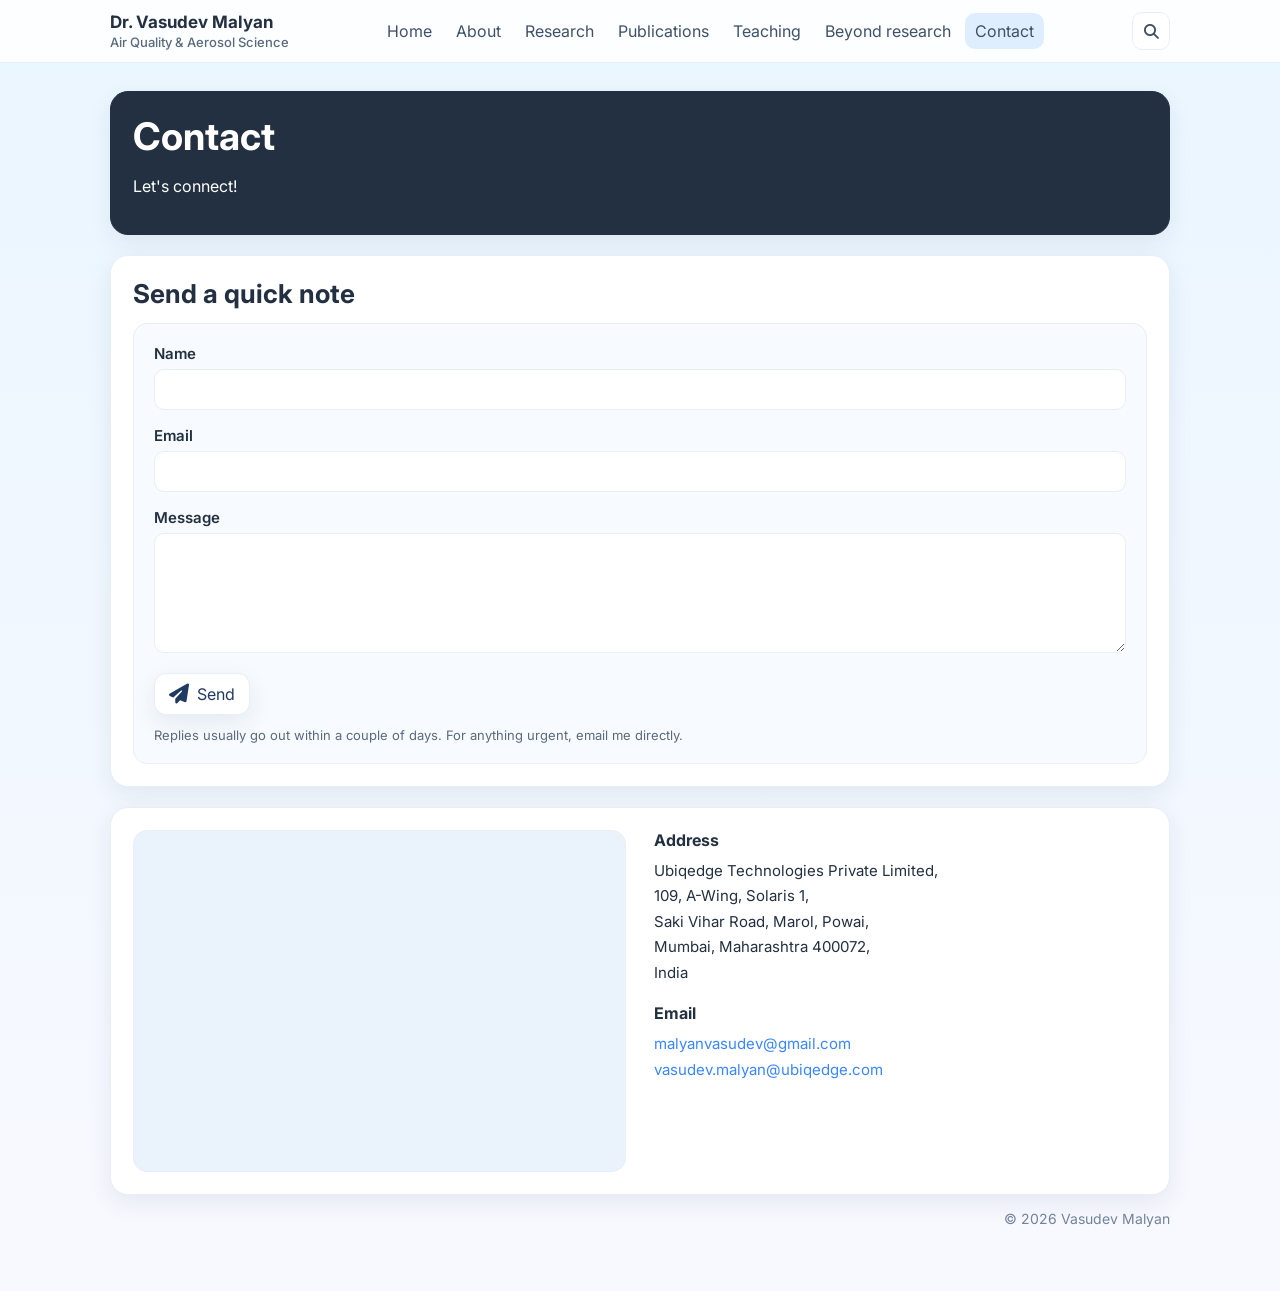
<file: contact.html>
<!DOCTYPE html>
<html lang="en">
<head>
<meta charset="UTF-8">
<meta name="viewport" content="width=device-width, initial-scale=1.0">
<title>Contact | Vasudev Malyan</title>
<meta name="description" content="Get in touch with Vasudev Malyan — email, address and academic profiles.">
<link rel="preconnect" href="https://fonts.googleapis.com">
<link rel="preconnect" href="https://fonts.gstatic.com" crossorigin>
<link href="https://fonts.googleapis.com/css2?family=Inter:wght@400;500;600;700&amp;display=swap" rel="stylesheet">
<link rel="stylesheet" href="https://cdnjs.cloudflare.com/ajax/libs/font-awesome/6.7.2/css/all.min.css">
<link rel="stylesheet" href="style.css">
<style>
  .contact-grid{display:grid;grid-template-columns:1fr 1fr;gap:28px;align-items:start}
  .map-frame{border:1px solid var(--border);border-radius:14px;overflow:hidden;background:#eaf3fb;line-height:0}
  .map-frame iframe{width:100%;height:340px;border:0;display:block}
  .addr h3{font-size:16px;font-weight:700;margin:0 0 8px}
  .addr p{margin:0 0 18px;line-height:1.7;font-size:15px}
  .addr .label{font-weight:700}

  /* ---- contact form ---- */
  .note-form{background:#f7fbff;border:1px solid var(--border);border-radius:14px;padding:20px}
  .field{margin-bottom:16px}
  .field label{display:block;font-size:15px;font-weight:600;margin-bottom:6px}
  .field input,.field textarea{
    width:100%;font-family:inherit;font-size:15px;color:var(--text);
    background:#fff;border:1px solid var(--border);border-radius:10px;padding:10px 12px}
  .field textarea{min-height:120px;resize:vertical}
  .field input:focus,.field textarea:focus{
    outline:none;border-color:var(--accent);box-shadow:0 0 0 3px rgba(58,134,255,.15)}
  .note-form .btn{cursor:pointer;font-family:inherit}
  .form-note{margin:12px 0 0;font-size:13px;color:var(--muted)}

  @media(max-width:760px){
    .contact-grid{grid-template-columns:1fr;gap:20px}
    .map-frame iframe{height:280px}
  }
</style>
</head>
<body>

<!-- ===== SHARED NAV ===== -->
<header>
  <nav aria-label="Primary">
    <div class="brand">
      <a class="title" href="index.html">Dr. Vasudev Malyan</a>
      <span class="sub">Air Quality &amp; Aerosol Science</span>
    </div>
    <div class="links">
      <a href="index.html">Home</a>
      <a href="about.html">About</a>
      <a href="research.html">Research</a>
      <a href="publications.html">Publications</a>
      <a href="teaching.html">Teaching</a>
      <a href="beyond.html">Beyond research</a>
      <a href="contact.html" class="active" aria-current="page">Contact</a>
    </div>
  </nav>
</header>
<!-- ===== END SHARED NAV ===== -->

<main>
  <div class="wrap">
    <div class="grid">

      <div class="card dark">
        <h1>Contact</h1>
        <p>Let's connect!</p>
      </div>

      <!-- ---------- quick note form ---------- -->
      <div class="card">
        <h2>Send a quick note</h2>
        <form class="note-form" action="https://formspree.io/f/mjybwjld" method="POST">

          <div class="field">
            <label for="name">Name</label>
            <input type="text" id="name" name="name" required>
          </div>

          <div class="field">
            <label for="email">Email</label>
            <input type="email" id="email" name="email" required>
          </div>

          <div class="field">
            <label for="message">Message</label>
            <textarea id="message" name="message" required></textarea>
          </div>

          <!-- honeypot: hidden from people, filled in by bots -->
          <input type="text" name="_gotcha" tabindex="-1" autocomplete="off"
                 style="position:absolute;left:-9999px" aria-hidden="true">

          <button type="submit" class="btn"><i class="fa-solid fa-paper-plane"></i> Send</button>

          <p class="form-note">Replies usually go out within a couple of days. For anything urgent, email me directly.</p>
        </form>
      </div>

      <!-- ---------- map & address ---------- -->
      <div class="card">
        <div class="contact-grid">
          <div class="map-frame">
            <iframe
              src="https://maps.google.com/maps?q=Ubiqedge%20Technology%20Pvt%20Ltd%2C%20109%20A-Wing%20Solaris%201%2C%20Saki%20Vihar%20Road%2C%20Marol%2C%20Powai%2C%20Mumbai%20400072&amp;t=&amp;z=16&amp;ie=UTF8&amp;iwloc=&amp;output=embed"
              title="Map showing Ubiqedge Technologies, Powai, Mumbai"
              loading="lazy"
              referrerpolicy="no-referrer-when-downgrade"
              allowfullscreen></iframe>
          </div>
          <div class="addr">
            <h3>Address</h3>
            <p>
              Ubiqedge Technologies Private Limited,<br>
              109, A-Wing, Solaris 1,<br>
              Saki Vihar Road, Marol, Powai,<br>
              Mumbai, Maharashtra 400072,<br>
              India
            </p>
            <h3>Email</h3>
            <p>
              <a href="mailto:malyanvasudev@gmail.com">malyanvasudev@gmail.com</a><br>
              <a href="mailto:vasudev.malyan@ubiqedge.com">vasudev.malyan@ubiqedge.com</a>
            </p>
          </div>
        </div>
      </div>
      <!-- NEW FOOTER PLACEMENT: Insert it here, before the final closing tags -->
      <footer style="text-align: right; margin-top: -5px; padding-bottom: 20px;">
        &copy; 2026 Vasudev Malyan
      </footer>
    </div>
  </div>
</main>
<script src="search.js" defer></script>
</body>
</html>
</file>
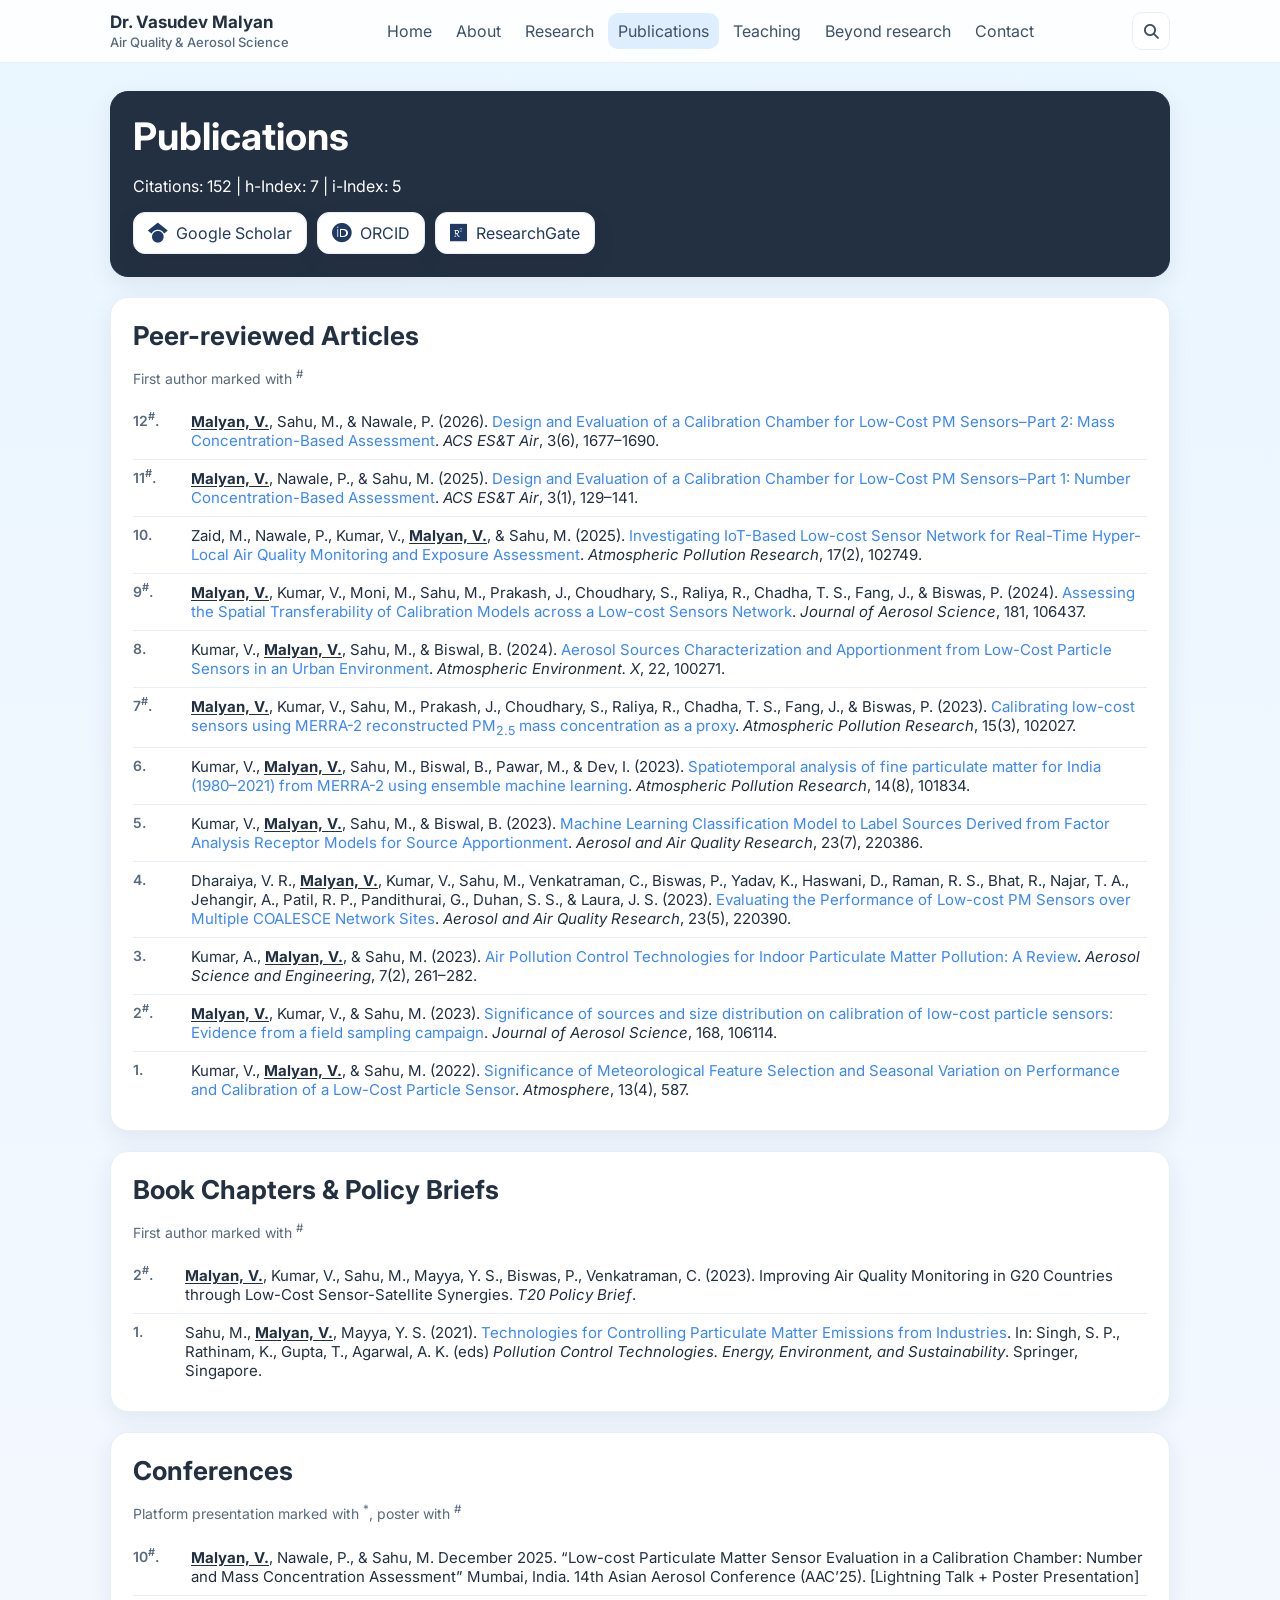
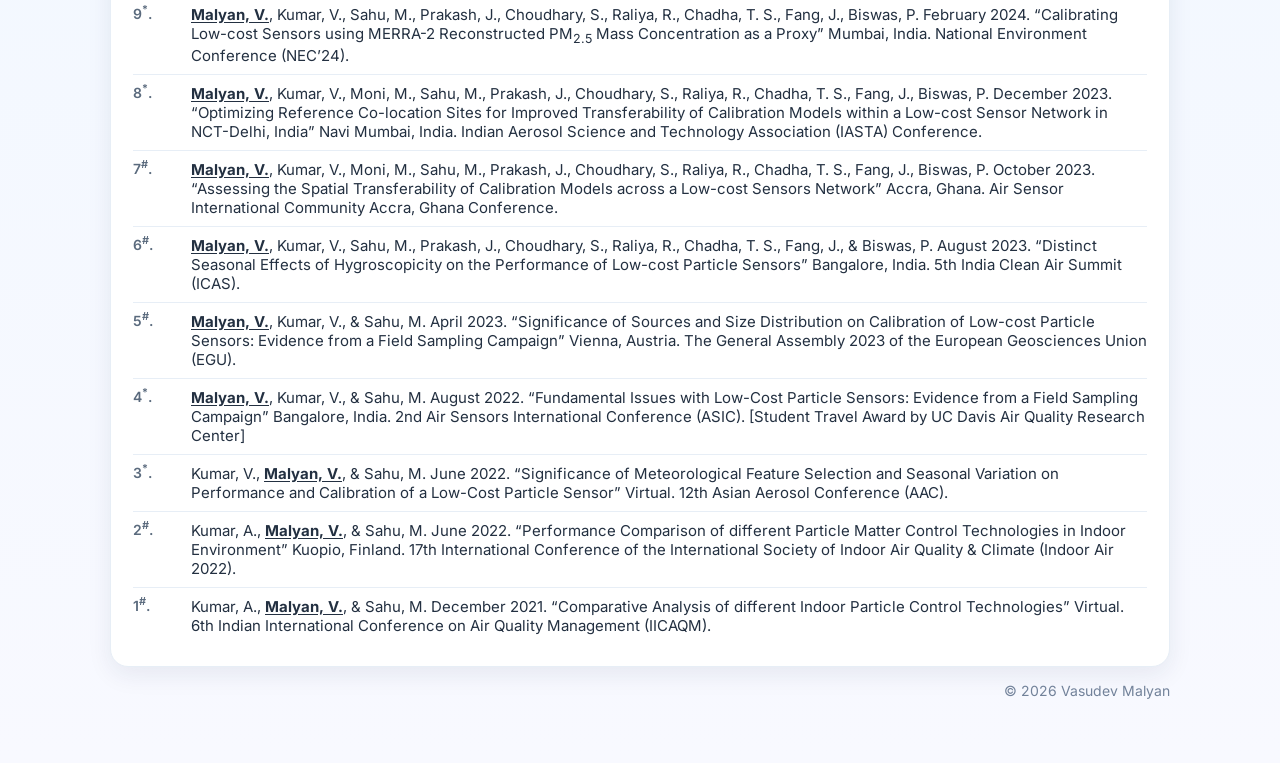
<file: publications.html>
<!DOCTYPE html>
<html lang="en">
<head>
<meta charset="UTF-8">
<meta name="viewport" content="width=device-width, initial-scale=1.0">
<title>Publications | Vasudev Malyan</title>
<meta name="description" content="Peer-reviewed articles, book chapters, policy briefs and conference presentations by Vasudev Malyan.">
<link rel="preconnect" href="https://fonts.googleapis.com">
<link rel="preconnect" href="https://fonts.gstatic.com" crossorigin>
<link href="https://fonts.googleapis.com/css2?family=Inter:wght@400;500;600;700&display=swap" rel="stylesheet">
<link rel="stylesheet" href="https://cdnjs.cloudflare.com/ajax/libs/font-awesome/6.7.2/css/all.min.css">
<link rel="stylesheet" href="style.css">
<style>
  /* keeps superscript markers from stretching the row height */
  .cv-table sup{font-size:11px;vertical-align:super;line-height:0}
  /* author's own name */
  .cv-table u{text-underline-offset:2px}
</style>
</head>
<body>

<!-- ===== SHARED NAV ===== -->
<header>
  <nav aria-label="Primary">
    <div class="brand">
      <a class="title" href="index.html">Dr. Vasudev Malyan</a>
      <span class="sub">Air Quality &amp; Aerosol Science</span>
    </div>
    <div class="links">
      <a href="index.html">Home</a>
      <a href="about.html">About</a>
      <a href="research.html">Research</a>
      <a href="publications.html" class="active" aria-current="page">Publications</a>
      <a href="teaching.html">Teaching</a>
      <a href="beyond.html">Beyond research</a>
      <a href="contact.html">Contact</a>
    </div>
  </nav>
</header>
<!-- ===== END SHARED NAV ===== -->

<main>
  <div class="wrap">
    <div class="grid">

      <!-- ---------- header ---------- -->
      <div class="card dark">
        <h1>Publications</h1>
        <p>Citations: 152 | h-Index: 7 | i-Index: 5</p>
        <div class="cta">
          <a class="btn" href="https://scholar.google.com/citations?user=F7Qm9uYAAAAJ&amp;hl=en" target="_blank" rel="noreferrer"><i class="fa-brands fa-google-scholar"></i> Google Scholar</a>
          <a class="btn" href="https://orcid.org/0000-0003-4185-0477" target="_blank" rel="noreferrer"><i class="fa-brands fa-orcid"></i> ORCID</a>
          <a class="btn" href="https://www.researchgate.net/profile/Vasudev_Malyan" target="_blank" rel="noreferrer"><i class="fa-brands fa-researchgate"></i> ResearchGate</a>
        </div>
      </div>

      <!-- ---------- peer-reviewed articles ---------- -->
      <div class="card">
        <h2>Peer-reviewed Articles</h2>
        <p class="cv-note" style="margin:0 0 14px">First author marked with <sup>#</sup></p>

        <table class="cv-table">
          <tr>
            <td class="yr">12<sup>#</sup>.</td>
            <td><strong><u>Malyan, V.</u></strong>, Sahu, M., &amp; Nawale, P. (2026). <a href="https://doi.org/10.1021/acsestair.6c00161" target="_blank" rel="noreferrer">Design and Evaluation of a Calibration Chamber for Low-Cost PM Sensors&ndash;Part 2: Mass Concentration-Based Assessment</a>. <em>ACS ES&amp;T Air</em>, 3(6), 1677&ndash;1690.</td>
          </tr>
          <tr>
            <td class="yr">11<sup>#</sup>.</td>
            <td><strong><u>Malyan, V.</u></strong>, Nawale, P., &amp; Sahu, M. (2025). <a href="https://doi.org/10.1021/acsestair.5c00262" target="_blank" rel="noreferrer">Design and Evaluation of a Calibration Chamber for Low-Cost PM Sensors&ndash;Part 1: Number Concentration-Based Assessment</a>. <em>ACS ES&amp;T Air</em>, 3(1), 129&ndash;141.</td>
          </tr>
          <tr>
            <td class="yr">10.</td>
            <td>Zaid, M., Nawale, P., Kumar, V., <strong><u>Malyan, V.</u></strong>, &amp; Sahu, M. (2025). <a href="https://doi.org/10.1016/j.apr.2025.102749" target="_blank" rel="noreferrer">Investigating IoT-Based Low-cost Sensor Network for Real-Time Hyper-Local Air Quality Monitoring and Exposure Assessment</a>. <em>Atmospheric Pollution Research</em>, 17(2), 102749.</td>
          </tr>
          <tr>
            <td class="yr">9<sup>#</sup>.</td>
            <td><strong><u>Malyan, V.</u></strong>, Kumar, V., Moni, M., Sahu, M., Prakash, J., Choudhary, S., Raliya, R., Chadha, T. S., Fang, J., &amp; Biswas, P. (2024). <a href="https://doi.org/10.1016/j.jaerosci.2024.106437" target="_blank" rel="noreferrer">Assessing the Spatial Transferability of Calibration Models across a Low-cost Sensors Network</a>. <em>Journal of Aerosol Science</em>, 181, 106437.</td>
          </tr>
          <tr>
            <td class="yr">8.</td>
            <td>Kumar, V., <strong><u>Malyan, V.</u></strong>, Sahu, M., &amp; Biswal, B. (2024). <a href="https://doi.org/10.1016/j.aeaoa.2024.100271" target="_blank" rel="noreferrer">Aerosol Sources Characterization and Apportionment from Low-Cost Particle Sensors in an Urban Environment</a>. <em>Atmospheric Environment. X</em>, 22, 100271.</td>
          </tr>
          <tr>
            <td class="yr">7<sup>#</sup>.</td>
            <td><strong><u>Malyan, V.</u></strong>, Kumar, V., Sahu, M., Prakash, J., Choudhary, S., Raliya, R., Chadha, T. S., Fang, J., &amp; Biswas, P. (2023). <a href="https://doi.org/10.1016/j.apr.2023.102027" target="_blank" rel="noreferrer">Calibrating low-cost sensors using MERRA-2 reconstructed PM<sub>2.5</sub> mass concentration as a proxy</a>. <em>Atmospheric Pollution Research</em>, 15(3), 102027.</td>
          </tr>
          <tr>
            <td class="yr">6.</td>
            <td>Kumar, V., <strong><u>Malyan, V.</u></strong>, Sahu, M., Biswal, B., Pawar, M., &amp; Dev, I. (2023). <a href="https://doi.org/10.1016/j.apr.2023.101834" target="_blank" rel="noreferrer">Spatiotemporal analysis of fine particulate matter for India (1980&ndash;2021) from MERRA-2 using ensemble machine learning</a>. <em>Atmospheric Pollution Research</em>, 14(8), 101834.</td>
          </tr>
          <tr>
            <td class="yr">5.</td>
            <td>Kumar, V., <strong><u>Malyan, V.</u></strong>, Sahu, M., &amp; Biswal, B. (2023). <a href="https://doi.org/10.4209/aaqr.220386" target="_blank" rel="noreferrer">Machine Learning Classification Model to Label Sources Derived from Factor Analysis Receptor Models for Source Apportionment</a>. <em>Aerosol and Air Quality Research</em>, 23(7), 220386.</td>
          </tr>
          <tr>
            <td class="yr">4.</td>
            <td>Dharaiya, V. R., <strong><u>Malyan, V.</u></strong>, Kumar, V., Sahu, M., Venkatraman, C., Biswas, P., Yadav, K., Haswani, D., Raman, R. S., Bhat, R., Najar, T. A., Jehangir, A., Patil, R. P., Pandithurai, G., Duhan, S. S., &amp; Laura, J. S. (2023). <a href="https://doi.org/10.4209/aaqr.220390" target="_blank" rel="noreferrer">Evaluating the Performance of Low-cost PM Sensors over Multiple COALESCE Network Sites</a>. <em>Aerosol and Air Quality Research</em>, 23(5), 220390.</td>
          </tr>
          <tr>
            <td class="yr">3.</td>
            <td>Kumar, A., <strong><u>Malyan, V.</u></strong>, &amp; Sahu, M. (2023). <a href="https://doi.org/10.1007/s41810-023-00178-5" target="_blank" rel="noreferrer">Air Pollution Control Technologies for Indoor Particulate Matter Pollution: A Review</a>. <em>Aerosol Science and Engineering</em>, 7(2), 261&ndash;282.</td>
          </tr>
          <tr>
            <td class="yr">2<sup>#</sup>.</td>
            <td><strong><u>Malyan, V.</u></strong>, Kumar, V., &amp; Sahu, M. (2023). <a href="https://doi.org/10.1016/j.jaerosci.2022.106114" target="_blank" rel="noreferrer">Significance of sources and size distribution on calibration of low-cost particle sensors: Evidence from a field sampling campaign</a>. <em>Journal of Aerosol Science</em>, 168, 106114.</td>
          </tr>
          <tr>
            <td class="yr">1.</td>
            <td>Kumar, V., <strong><u>Malyan, V.</u></strong>, &amp; Sahu, M. (2022). <a href="https://doi.org/10.3390/atmos13040587" target="_blank" rel="noreferrer">Significance of Meteorological Feature Selection and Seasonal Variation on Performance and Calibration of a Low-Cost Particle Sensor</a>. <em>Atmosphere</em>, 13(4), 587.</td>
          </tr>
        </table>
      </div>

      <!-- ---------- book chapters & policy briefs ---------- -->
      <div class="card">
        <h2>Book Chapters &amp; Policy Briefs</h2>
        <p class="cv-note" style="margin:0 0 14px">First author marked with <sup>#</sup></p>

        <table class="cv-table">
          <tr>
            <td class="yr">2<sup>#</sup>.</td>
            <td><strong><u>Malyan, V.</u></strong>, Kumar, V., Sahu, M., Mayya, Y. S., Biswas, P., Venkatraman, C. (2023). Improving Air Quality Monitoring in G20 Countries through Low-Cost Sensor-Satellite Synergies. <em>T20 Policy Brief</em>.</td>
          </tr>
          <tr>
            <td class="yr">1.</td>
            <td>Sahu, M., <strong><u>Malyan, V.</u></strong>, Mayya, Y. S. (2021). <a href="https://doi.org/10.1007/978-981-16-0858-2_12" target="_blank" rel="noreferrer">Technologies for Controlling Particulate Matter Emissions from Industries</a>. In: Singh, S. P., Rathinam, K., Gupta, T., Agarwal, A. K. (eds) <em>Pollution Control Technologies. Energy, Environment, and Sustainability</em>. Springer, Singapore.</td>
          </tr>
        </table>
      </div>

      <!-- ---------- conferences ---------- -->
      <div class="card">
        <h2>Conferences</h2>
        <p class="cv-note" style="margin:0 0 14px">Platform presentation marked with <sup>*</sup>, poster with <sup>#</sup></p>

        <table class="cv-table">
          <tr>
            <td class="yr">10<sup>#</sup>.</td>
            <td><strong><u>Malyan, V.</u></strong>, Nawale, P., &amp; Sahu, M. December 2025. &ldquo;Low-cost Particulate Matter Sensor Evaluation in a Calibration Chamber: Number and Mass Concentration Assessment&rdquo; Mumbai, India. 14th Asian Aerosol Conference (AAC&rsquo;25). [Lightning Talk + Poster Presentation]</td>
          </tr>
          <tr>
            <td class="yr">9<sup>*</sup>.</td>
            <td><strong><u>Malyan, V.</u></strong>, Kumar, V., Sahu, M., Prakash, J., Choudhary, S., Raliya, R., Chadha, T. S., Fang, J., Biswas, P. February 2024. &ldquo;Calibrating Low-cost Sensors using MERRA-2 Reconstructed PM<sub>2.5</sub> Mass Concentration as a Proxy&rdquo; Mumbai, India. National Environment Conference (NEC&rsquo;24).</td>
          </tr>
          <tr>
            <td class="yr">8<sup>*</sup>.</td>
            <td><strong><u>Malyan, V.</u></strong>, Kumar, V., Moni, M., Sahu, M., Prakash, J., Choudhary, S., Raliya, R., Chadha, T. S., Fang, J., Biswas, P. December 2023. &ldquo;Optimizing Reference Co-location Sites for Improved Transferability of Calibration Models within a Low-cost Sensor Network in NCT-Delhi, India&rdquo; Navi Mumbai, India. Indian Aerosol Science and Technology Association (IASTA) Conference.</td>
          </tr>
          <tr>
            <td class="yr">7<sup>#</sup>.</td>
            <td><strong><u>Malyan, V.</u></strong>, Kumar, V., Moni, M., Sahu, M., Prakash, J., Choudhary, S., Raliya, R., Chadha, T. S., Fang, J., Biswas, P. October 2023. &ldquo;Assessing the Spatial Transferability of Calibration Models across a Low-cost Sensors Network&rdquo; Accra, Ghana. Air Sensor International Community Accra, Ghana Conference.</td>
          </tr>
          <tr>
            <td class="yr">6<sup>#</sup>.</td>
            <td><strong><u>Malyan, V.</u></strong>, Kumar, V., Sahu, M., Prakash, J., Choudhary, S., Raliya, R., Chadha, T. S., Fang, J., &amp; Biswas, P. August 2023. &ldquo;Distinct Seasonal Effects of Hygroscopicity on the Performance of Low-cost Particle Sensors&rdquo; Bangalore, India. 5th India Clean Air Summit (ICAS).</td>
          </tr>
          <tr>
            <td class="yr">5<sup>#</sup>.</td>
            <td><strong><u>Malyan, V.</u></strong>, Kumar, V., &amp; Sahu, M. April 2023. &ldquo;Significance of Sources and Size Distribution on Calibration of Low-cost Particle Sensors: Evidence from a Field Sampling Campaign&rdquo; Vienna, Austria. The General Assembly 2023 of the European Geosciences Union (EGU).</td>
          </tr>
          <tr>
            <td class="yr">4<sup>*</sup>.</td>
            <td><strong><u>Malyan, V.</u></strong>, Kumar, V., &amp; Sahu, M. August 2022. &ldquo;Fundamental Issues with Low-Cost Particle Sensors: Evidence from a Field Sampling Campaign&rdquo; Bangalore, India. 2nd Air Sensors International Conference (ASIC). [Student Travel Award by UC Davis Air Quality Research Center]</td>
          </tr>
          <tr>
            <td class="yr">3<sup>*</sup>.</td>
            <td>Kumar, V., <strong><u>Malyan, V.</u></strong>, &amp; Sahu, M. June 2022. &ldquo;Significance of Meteorological Feature Selection and Seasonal Variation on Performance and Calibration of a Low-Cost Particle Sensor&rdquo; Virtual. 12th Asian Aerosol Conference (AAC).</td>
          </tr>
          <tr>
            <td class="yr">2<sup>#</sup>.</td>
            <td>Kumar, A., <strong><u>Malyan, V.</u></strong>, &amp; Sahu, M. June 2022. &ldquo;Performance Comparison of different Particle Matter Control Technologies in Indoor Environment&rdquo; Kuopio, Finland. 17th International Conference of the International Society of Indoor Air Quality &amp; Climate (Indoor Air 2022).</td>
          </tr>
          <tr>
            <td class="yr">1<sup>#</sup>.</td>
            <td>Kumar, A., <strong><u>Malyan, V.</u></strong>, &amp; Sahu, M. December 2021. &ldquo;Comparative Analysis of different Indoor Particle Control Technologies&rdquo; Virtual. 6th Indian International Conference on Air Quality Management (IICAQM).</td>
          </tr>
        </table>
      </div>
      <!-- NEW FOOTER PLACEMENT: Insert it here, before the final closing tags -->
      <footer style="text-align: right; margin-top: -5px; padding-bottom: 20px;">
        &copy; 2026 Vasudev Malyan
      </footer>
    </div>
  </div>
</main>
<script src="search.js" defer></script>
</body>
</html>
</file>
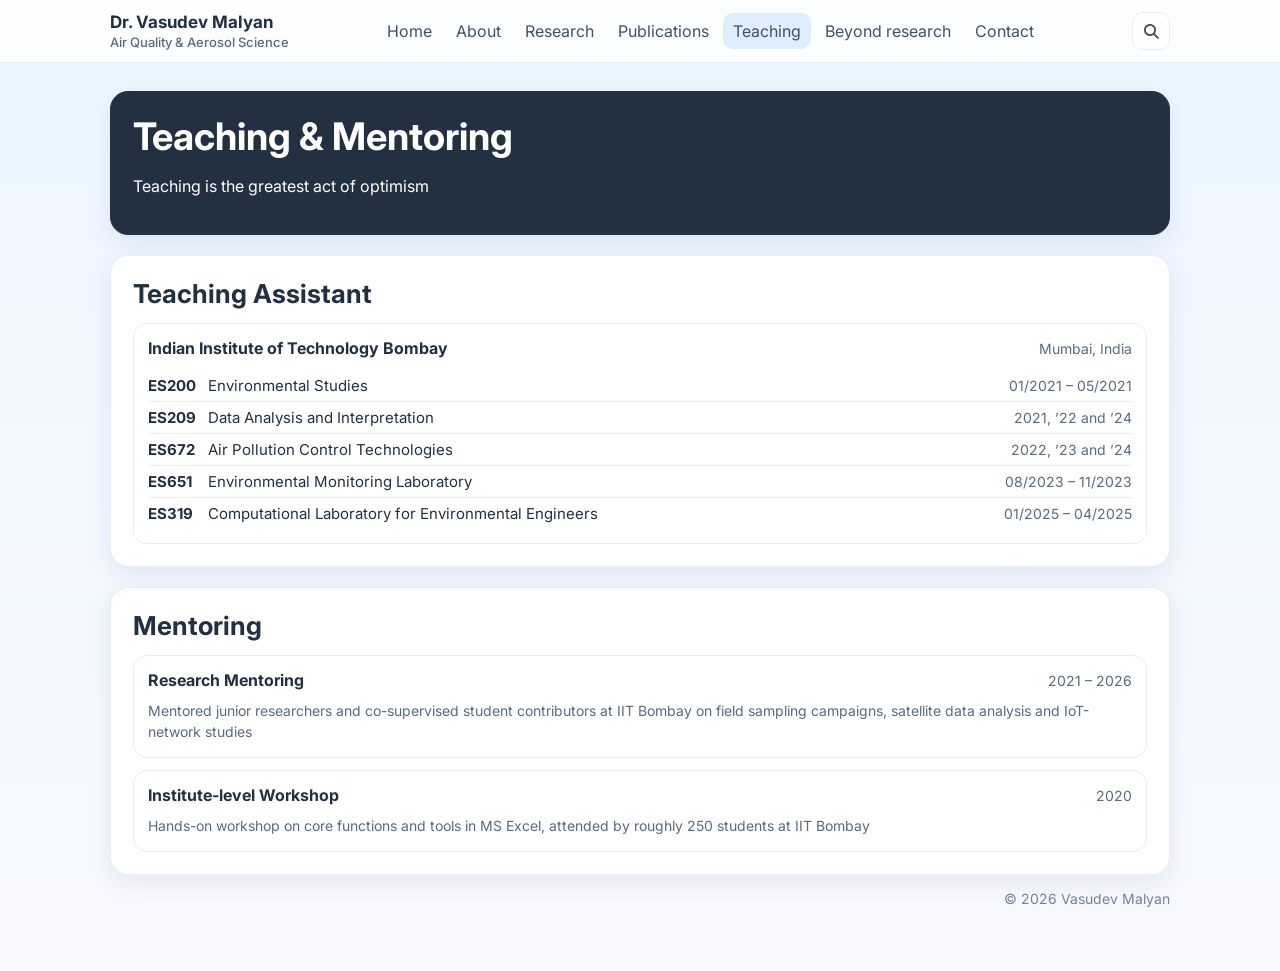
<file: teaching.html>
<!DOCTYPE html>
<html lang="en">
<head>
<meta charset="UTF-8">
<meta name="viewport" content="width=device-width, initial-scale=1.0">
<title>Teaching &amp; Mentoring | Vasudev Malyan</title>
<meta name="description" content="Teaching and mentoring by Vasudev Malyan — teaching assistantships, guest lectures, workshops and student supervision.">
<link rel="preconnect" href="https://fonts.googleapis.com">
<link rel="preconnect" href="https://fonts.gstatic.com" crossorigin>
<link href="https://fonts.googleapis.com/css2?family=Inter:wght@400;500;600;700&display=swap" rel="stylesheet">
<link rel="stylesheet" href="https://cdnjs.cloudflare.com/ajax/libs/font-awesome/6.7.2/css/all.min.css">
<link rel="stylesheet" href="style.css">
<style>
  .course-table{width:100%;border-collapse:collapse;margin-top:10px}
  .course-table td{padding:6px 0;vertical-align:baseline;font-size:15px;border-top:1px solid #e7eef6}
  .course-table tr:first-child td{border-top:none}
  .course-table .code{font-weight:700;white-space:nowrap;padding-right:12px;width:1%}
  .course-table .when{text-align:right;white-space:nowrap;width:1%;padding-left:24px;color:#5a6a7d;font-size:14px}

  /* ---- student testimonials ---- */
  .quotes{display:grid;gap:16px;margin-top:4px}
  .quote{position:relative;background:#f7fbff;border:1px solid var(--border);
    border-left:4px solid var(--accent);border-radius:12px;padding:16px 18px 14px}
  .quote p{margin:0;font-size:15px;line-height:1.6;color:var(--text)}
  .quote footer{margin:10px 0 0;font-size:13px;color:var(--muted);text-align:left}
  .quote footer strong{color:var(--text);font-weight:600}

  @media(max-width:640px){
    .course-table td{display:block;border-top:none;padding:2px 0}
    .course-table tr{display:block;padding:8px 0;border-top:1px solid #e7eef6}
    .course-table tr:first-child{border-top:none}
    .course-table .when{text-align:left;padding-left:0}
  }
</style>
</head>
<body>

<!-- ===== SHARED NAV ===== -->
<header>
  <nav aria-label="Primary">
    <div class="brand">
      <a class="title" href="index.html">Dr. Vasudev Malyan</a>
      <span class="sub">Air Quality &amp; Aerosol Science</span>
    </div>
    <div class="links">
      <a href="index.html">Home</a>
      <a href="about.html">About</a>
      <a href="research.html">Research</a>
      <a href="publications.html">Publications</a>
      <a href="teaching.html" class="active" aria-current="page">Teaching</a>
      <a href="beyond.html">Beyond research</a>
      <a href="contact.html">Contact</a>
    </div>
  </nav>
</header>
<!-- ===== END SHARED NAV ===== -->

<main>
  <div class="wrap">
    <div class="grid">

      <div class="card dark">
        <h1>Teaching &amp; Mentoring</h1>
        <p>Teaching is the greatest act of optimism</p>
      </div>

      <!-- ---------- teaching assistant ---------- -->
      <div class="card">
        <h2>Teaching Assistant</h2>
        <div class="item">
          <table class="cv-entry" style="width:100%;border-collapse:collapse">
            <tr>
              <td class="org" style="font-weight:700;font-size:16px">Indian Institute of Technology Bombay</td>
              <td class="right" style="text-align:right;white-space:nowrap;width:1%;padding-left:24px;color:#5a6a7d;font-size:14px">Mumbai, India</td>
            </tr>
          </table>

          <table class="course-table">
            <tr>
              <td class="code">ES200</td>
              <td>Environmental Studies</td>
              <td class="when">01/2021 &ndash; 05/2021</td>
            </tr>
            <tr>
              <td class="code">ES209</td>
              <td>Data Analysis and Interpretation</td>
              <td class="when">2021, &rsquo;22 and &rsquo;24</td>
            </tr>
            <tr>
              <td class="code">ES672</td>
              <td>Air Pollution Control Technologies</td>
              <td class="when">2022, &rsquo;23 and &rsquo;24</td>
            </tr>
            <tr>
              <td class="code">ES651</td>
              <td>Environmental Monitoring Laboratory</td>
              <td class="when">08/2023 &ndash; 11/2023</td>
            </tr>
            <tr>
              <td class="code">ES319</td>
              <td>Computational Laboratory for Environmental Engineers</td>
              <td class="when">01/2025 &ndash; 04/2025</td>
            </tr>
          </table>
        </div>
      </div>

      <!-- ---------- mentoring ---------- -->
      <div class="card">
        <h2>Mentoring</h2>
        <ul class="list">

          <li class="item">
            <table class="cv-entry" style="width:100%;border-collapse:collapse">
              <tr>
                <td class="org" style="font-weight:700;font-size:16px">Research Mentoring</td>
                <td class="right" style="text-align:right;white-space:nowrap;width:1%;padding-left:24px;color:#5a6a7d;font-size:14px">2021 &ndash; 2026</td>
              </tr>
            </table>
            <p class="cv-note">Mentored junior researchers and co-supervised student contributors at IIT Bombay on field sampling campaigns, satellite data analysis and IoT-network studies</p>
          </li>

          <li class="item">
            <table class="cv-entry" style="width:100%;border-collapse:collapse">
              <tr>
                <td class="org" style="font-weight:700;font-size:16px">Institute-level Workshop</td>
                <td class="right" style="text-align:right;white-space:nowrap;width:1%;padding-left:24px;color:#5a6a7d;font-size:14px">2020</td>
              </tr>
            </table>
            <p class="cv-note">Hands-on workshop on core functions and tools in MS Excel, attended by roughly 250 students at IIT Bombay</p>
          </li>

        </ul>
      </div>

      <!-- ---------- student testimonials ----------
           Uncomment this card once you have a few quotes.
           Duplicate a .quote block for each one. -->
      <!--
      <div class="card">
        <h2>Student reviews</h2>

        <div class="quotes">

          <blockquote class="quote">
            <p>Testimonial text goes here.</p>
            <footer>&mdash; <strong>Student name</strong>, ES209 Data Analysis and Interpretation, 2024</footer>
          </blockquote>

          <blockquote class="quote">
            <p>Testimonial text goes here.</p>
            <footer>&mdash; <strong>Student name</strong>, ES672 Air Pollution Control Technologies, 2023</footer>
          </blockquote>

          <blockquote class="quote">
            <p>Testimonial text goes here.</p>
            <footer>&mdash; <strong>Student name</strong>, ES319 Computational Laboratory, 2025</footer>
          </blockquote>

        </div>
      </div>
--> <!-- ADD THIS CLOSING TAG HERE -->
    <!-- NEW FOOTER PLACEMENT: Insert it here, before the final closing tags -->
      <footer style="text-align: right; margin-top: -5px; padding-bottom: 20px;">
        &copy; 2026 Vasudev Malyan
      </footer>
    </div>
  </div>
</main>
<script src="search.js" defer></script>
</body>
</html>
</file>
<file: style.css>
/* =================================================================
   Vasudev Malyan — shared stylesheet
   Linked by all seven pages.
   ================================================================= */

:root{
  --bg:#ffffff;
  --grad1:#EAF6FF;
  --grad2:#F8F9FF;
  --card:#ffffff;
  --text:#233041;
  --muted:#5a6a7d;
  --accent:#3A86FF;
  --deep:#233041;
  --border:#e7eef6;
  --chip:#F1F7FF;
  --radius:18px;
  --shadow:0 8px 24px rgba(21,40,76,.08);
  --max:1100px;
}
*{box-sizing:border-box}
html{scroll-behavior:smooth}
body{margin:0;font-family:Inter,system-ui,Segoe UI,Roboto,Helvetica,Arial,sans-serif;color:var(--text);
  background:linear-gradient(180deg,var(--grad1),var(--grad2));}
a{color:var(--accent);text-decoration:none}
a:hover{text-decoration:underline}
a:focus-visible{outline:2px solid var(--accent);outline-offset:3px;border-radius:4px}

/* ---------- header & navigation ---------- */
header{position:sticky;top:0;z-index:30;background:rgba(255,255,255,.85);
  backdrop-filter:saturate(140%) blur(8px);border-bottom:1px solid var(--border)}
nav{max-width:var(--max);margin:auto;display:flex;align-items:center;justify-content:space-between;
  gap:16px;padding:12px 20px}
.brand{display:flex;flex-direction:column;gap:2px}
.brand .title{font-weight:700;color:var(--text);font-size:17px}
.brand a.title:hover{text-decoration:none;color:var(--accent)}
.brand .sub{font-size:13px;color:var(--muted);font-weight:500}
.links a{padding:8px 10px;border-radius:10px;color:#405167}
.links a:hover{background:#edf4ff}
.links a.active{background:#dfeeff}

/* ---------- layout ---------- */
.wrap{max-width:var(--max);margin:auto;padding:28px 20px}
.grid{display:grid;gap:20px}
.card{background:var(--card);border:1px solid var(--border);border-radius:var(--radius);box-shadow:var(--shadow);padding:22px}
h1{font-size:38px;line-height:1.2;margin:0 0 10px}
h2{font-size:26px;margin:0 0 14px}
h3{font-size:18px;margin:0 0 6px}
p.lead{color:var(--muted);margin-top:0}
.hero{padding-top:28px}
.muted{color:var(--muted)}

/* ---------- home: intro paragraph & availability note ---------- */
.lead-para{margin:0;font-size:16px;line-height:1.7}

.seeking{display:flex;gap:12px;align-items:flex-start;background:#eef6ff;border:1px solid #cfe4ff;
  border-radius:14px;padding:14px 16px;margin-top:18px;font-size:15px;line-height:1.55}
.seeking i{color:var(--deep);font-size:16px;margin-top:3px;flex-shrink:0}

/* ---------- at a glance: circles ---------- */
.glance{display:flex;flex-wrap:wrap;gap:22px;margin-top:4px}
.glance-item{display:flex;flex-direction:column;align-items:center;width:calc(25% - 17px)}
.glance-circle{
  width:98px;height:98px;border-radius:50%;
  background:var(--accent);color:#fff;
  display:flex;align-items:center;justify-content:center;
  font-size:32px;font-weight:700;letter-spacing:-.5px;
  box-shadow:0 6px 18px rgba(58,134,255,.32)}
.glance-circle.sm{font-size:18px;letter-spacing:0;text-align:center;line-height:1.2;padding:0 8px}
.glance-label{margin-top:12px;text-align:center;font-size:14px;color:var(--muted);line-height:1.4}

/* ---------- news thread ---------- */
.thread{list-style:none;margin:0;padding:0;position:relative}
.thread::before{content:"";position:absolute;left:12px;top:12px;bottom:12px;width:2px;background:#c3d0e0}
.thread li{position:relative;padding:0 0 24px 36px}
.thread li:last-child{padding-bottom:0}
.thread li::before{content:"";position:absolute;left:2px;top:4px;width:16px;height:16px;border-radius:50%;
  background:#fff;border:3px solid var(--deep);z-index:1}
.thread .when{display:block;font-size:13px;font-weight:600;color:var(--muted);margin-bottom:3px;letter-spacing:.2px}
.thread .what{display:block;font-size:16px;font-weight:600;line-height:1.45}
.thread .detail{margin:5px 0 0;font-size:14px;color:var(--muted);line-height:1.55}

/* ---------- chips ---------- */
.chips{display:flex;flex-wrap:wrap;gap:8px;margin-top:12px}
.chip{background:var(--chip);border:1px solid var(--border);padding:8px 14px;border-radius:999px;color:#233041;font-size:16px}

/* ---------- lists & buttons ---------- */
.list{display:grid;gap:12px;padding-left:0;margin:0;list-style:none}
.item{padding:14px;border:1px solid var(--border);background:#fff;border-radius:14px}
.cta{display:flex;gap:10px;flex-wrap:wrap;margin-top:16px}
.btn{display:inline-flex;align-items:center;gap:8px;background:#fff;border:1px solid var(--border);
  padding:10px 14px;border-radius:12px;color:#1f3b63;box-shadow:var(--shadow);font-size:16px}
.btn i{font-size:20px;line-height:1}
.btn:hover{background:#f4f8ff;text-decoration:none}

/* ---------- footer ---------- */
footer{color:#72829a;font-size:14px;margin:30px 0 16px;text-align:center}
.footer-wrap {
  text-align: right;         /* Pushes the text to the right */
  max-width: 1200px;         /* Change this number to match the max-width of your main content */
  margin: 0 auto;            /* This centers the invisible footer box on the page */
  padding: 20px;             /* Adds a little breathing room so it doesn't touch the absolute edge */
}

/* ---------- dark card (hero, page headings) ---------- */
.card.dark{background:var(--deep);border-color:var(--deep);color:#fff}
.card.dark h1,.card.dark h2,.card.dark h3{color:#fff}
.card.dark p{color:#fff}
.card.dark strong{color:#fff}
.card.dark a:not(.btn){color:#a8ccff}

/* ---------- hero: photo beside the text, inside the dark card ---------- */
.hero-card{display:flex;align-items:center;gap:30px}
.hero-card .photo{width:190px;height:190px;flex-shrink:0;border-radius:50%;border:5px solid #fff;
  box-shadow:var(--shadow);background:#e8f6ff url('assets/Profile picture_VM.jpg') center/cover no-repeat}
.hero-card .hero-text{min-width:0}
@media(max-width:760px){
  .hero-card{flex-direction:column;text-align:center;gap:20px}
  .hero-card .photo{width:150px;height:150px}
  .cta{justify-content:center}
}

/* ---------- inline certificate / document links inside the dark hero card ----------
   Placed after `.card.dark a:not(.btn)` so it wins on source order without
   needing !important. The link stays the same colour as the surrounding
   sentence; only the small trailing arrow marks it as clickable. */
.card.dark a.cert-link{color:inherit;text-decoration:none;transition:opacity .2s ease}
.card.dark a.cert-link:hover{color:inherit;text-decoration:underline;text-underline-offset:3px;opacity:.85}

/* Alternative treatment: a small outlined pill, echoing the .chip shape.
   Swap the anchor's class from cert-link to cert-pill to use it. */
.card.dark a.cert-pill{
  display:inline-block;margin-left:10px;padding:2px 10px;
  font-size:.72em;letter-spacing:.03em;line-height:1.7;
  border:1px solid rgba(255,255,255,.35);border-radius:999px;
  color:inherit;text-decoration:none;opacity:.8;vertical-align:2px;
  transition:background-color .2s ease,opacity .2s ease}
.card.dark a.cert-pill:hover{
  background:rgba(255,255,255,.12);color:inherit;text-decoration:none;opacity:1}

/* ---------- publications ---------- */
.pub h3{margin:0 0 4px;font-weight:600;line-height:1.4;font-size:16px}
.pub h3 a{color:var(--accent)}
.pub .authors{margin:0;font-size:14px;font-weight:600}
.pub .venue{margin:0;font-size:14px;color:var(--muted);font-style:italic}
.badge{display:inline-block;background:var(--chip);border:1px solid var(--accent);color:var(--accent);
  padding:1px 8px;border-radius:999px;font-size:10px;font-weight:600;letter-spacing:.3px;
  text-transform:uppercase;margin-left:6px;vertical-align:2px;white-space:nowrap}

/* ---------- highlights with graphical abstracts ---------- */
.highlight{margin-top:28px}
.highlight:first-of-type{margin-top:0}
.highlight h3{font-size:19px;line-height:1.35;margin:0 0 6px;font-weight:700}
.highlight h3 a{color:var(--accent)}
.highlight .authors{margin:0;font-weight:700;font-size:15px}
.highlight .venue{margin:0 0 14px;font-size:15px}
.figure{background:#f7fbff;border:1px solid var(--border);border-radius:14px;padding:12px;margin:0}
.figure img{width:100%;height:auto;display:block;border-radius:8px}
.figure figcaption{margin-top:10px;text-align:center;font-size:14px;line-height:1.5}

/* ---------- CV entries (experience, education) ----------
   A two-column table: description left, location/dates right-aligned. */
.cv-entry{width:100%;border-collapse:collapse;table-layout:auto}
.cv-entry td{padding:0 0 2px;vertical-align:baseline;border:none}
.cv-entry .org{font-weight:700;font-size:16px}
.cv-entry .role{font-size:15px}
.cv-entry .right{text-align:right;white-space:nowrap;color:var(--muted);font-size:14px;width:1%;padding-left:20px}
.cv-note{margin:8px 0 0;font-size:14px;color:var(--muted);line-height:1.55}
.cv-note em{color:var(--text);font-style:normal;font-weight:700;text-decoration:underline}
.cv-grade{font-weight:600;color:var(--text)}

/* ---------- CV thread (about page: experience, education) ----------
   LinkedIn-style: organisation logo and name head the entry, its positions
   hang beneath on a ringed-dot timeline matching the .thread news list.

   NOTE: the `*{box-sizing:border-box}` reset at the top of this file does
   NOT reach ::before/::after — the universal selector does not match
   pseudo-elements. The circle therefore sets box-sizing explicitly, so
   --dot is its true outer diameter (border included) and the rail's
   centre-line maths below actually lands on the circle's centre.

   Geometry is driven by the two variables below, so nudging the dot moves
   the rail with it and the two can never drift apart:
     --dot         diameter of the ringed circle
     --dot-centre  distance from the top of a position to that circle's
                   centre. A 16.5px/1.45 title line box is 23.9px tall, so
                   its middle is 11.96px, so 12px centres the circle on
                   the title. Raise or lower this one number to taste.
   The rail runs centre-to-centre but is painted BEHIND the circles, so the
   white fill hides its first and last few pixels — exactly how the News
   timeline looks on the home page.
   Horizontally: logo is 48px, so its centre is x = 24; .cv-roles is
   indented 15px and the circle is 18px, putting its centre at 15 + 9 = 24
   as well. Position text is indented 47px to start at 15 + 47 = 62, flush
   with the organisation name (48 logo + 14 gap). */
.cv-orgs{list-style:none;margin:0;padding:0}
.cv-orgs > li + li{margin-top:26px;padding-top:24px;border-top:1px solid var(--border)}

.cv-org-head{display:flex;align-items:flex-start;gap:14px}
.cv-logo{width:48px;height:48px;flex-shrink:0;object-fit:contain;border-radius:8px;background:#fff}
.cv-org-name{font-size:16.5px;font-weight:700;line-height:1.45}
.cv-org-span{display:block;color:var(--muted);font-size:15px;font-weight:500;margin-top:3px;
  line-height:1.5;letter-spacing:.2px}

/* the middle dot is small at this size — scale it without moving the baseline */
.sep{font-size:1.8em;line-height:0;vertical-align:-.08em;margin:0 3px;opacity:.75}

.cv-roles{--dot:20px;--dot-centre:12px;
  list-style:none;margin:16px 0 0 15px;padding:0;position:relative}
.cv-roles > li{position:relative;padding:0 0 24px 47px}
.cv-roles > li:last-child{padding-bottom:0}
.cv-roles > li::before{content:"";position:absolute;left:0;box-sizing:border-box;
  top:calc(var(--dot-centre) - var(--dot) / 2);
  width:var(--dot);height:var(--dot);border-radius:50%;
  background:#fff;border:3px solid var(--deep);z-index:2}
/* one rail segment per position, running centre to centre: it starts at this
   circle's middle and ends at the next one's, which sits --dot-centre below
   this item's bottom edge. The last position has nothing below it to join. */
.cv-roles > li::after{content:"";position:absolute;left:calc(var(--dot) / 2 - 1px);
  top:var(--dot-centre);bottom:calc(var(--dot-centre) * -1);
  width:2px;background:#c3d0e0;z-index:1}
.cv-roles > li:last-child::after{display:none}

.cv-role-title{font-size:16.5px;font-weight:600;line-height:1.45}
.cv-role-dates{color:var(--muted);font-size:15px;font-weight:500;margin-top:3px;
  line-height:1.5;letter-spacing:.2px}
.cv-role-note{margin:8px 0 0;font-size:16.5px;color:var(--muted);line-height:1.55}
.cv-role-note em{color:var(--text);font-style:normal;font-weight:700;text-decoration:underline}
.cv-place{margin-top:8px;font-size:15px;color:var(--muted);line-height:1.5}

/* ---------- awards table ---------- */
.cv-table{width:100%;border-collapse:collapse}
.cv-table td{padding:9px 0;border-top:1px solid var(--border);vertical-align:top;font-size:15px}
.cv-table tr:first-child td{border-top:none}
.cv-table .yr{width:1%;color:var(--muted);font-weight:600;font-size:14px;white-space:nowrap;padding-right:32px}

/* ---------- simple entries (projects, conferences) ---------- */
.entry strong{font-size:16px}
.entry .meta{display:block;font-size:15px;margin-top:2px}
.entry .note{display:block;color:var(--muted);font-size:14px;margin-top:2px}

/* ---------- skills groups ---------- */
.group{margin-top:16px}
.group:first-child{margin-top:0}
.group h3{font-size:16px;margin:0}

/* ---------- research themes ---------- */
.theme + .theme{margin-top:18px;padding-top:18px;border-top:1px solid var(--border)}

/* ===== split image + text sections ===== */
.split{
  display:grid;
  grid-template-columns:1fr 1fr;
  gap:30px;
  align-items:stretch;
}

.split-fig{margin:0;display:flex;flex-direction:column;min-height:0}

/* the wrapper holds the height; the image is absolutely positioned inside it,
   so the image itself contributes nothing to the row height */
.split-img{
  position:relative;
  flex:1 1 auto;
  min-height:280px;
}
.split-img img{
  position:absolute;inset:0;
  width:100%;height:100%;
  object-fit:contain;
  object-position:center;
  display:block;
  border-radius:14px;
  border:1px solid var(--border);
  background:#fff;
}

.split-fig figcaption{
  flex:0 0 auto;
  font-size:13px;
  line-height:1.5;
  color:var(--muted);
  margin-top:10px;
}

.split-text{display:flex;flex-direction:column;justify-content:center}
.split-text h2{margin-top:0}
.split-text p{margin:0 0 14px}
.split-text p:last-child{margin-bottom:0}

.split-list{list-style:none;padding:0;margin:0 0 14px}
.split-list li{position:relative;padding-left:20px;margin-bottom:7px;line-height:1.55}
.split-list li::before{content:"";position:absolute;left:0;top:.62em;width:7px;height:7px;
  border-radius:50%;background:var(--text)}
.split-list .hl{color:var(--accent);font-weight:600}

.split--reverse .split-fig{order:2}
.split--reverse .split-text{order:1}

/* ---------- carousel (shared shell) ---------- */
.carousel{position:relative;padding:0 54px}
.carousel-track{overflow:hidden}
.carousel-slides{display:flex;transition:transform .35s ease}
.carousel-slide{min-width:100%;padding:2px}

/* UPDATED BUTTON STYLES HERE */
.carousel-btn{
  position:absolute;top:50%;transform:translateY(-50%);
  width:40px;height:40px;border-radius:50%;
  background:#1e3a63;
  border:none;
  outline:none;
  box-shadow:var(--shadow);
  display:flex;align-items:center;justify-content:center;
  color:#ffffff;font-size:15px;cursor:pointer;z-index:2;
  transition:background-color 0.2s ease-in-out;
}
.carousel-btn:hover{background:#132745}

.carousel-btn.prev{left:0}
.carousel-btn.next{right:0}

.carousel-dots{display:flex;justify-content:center;align-items:center;gap:8px;margin-top:16px}
.carousel-dot{width:8px;height:8px;border-radius:50%;background:#cbd9ea;border:none;padding:0;cursor:pointer}
.carousel-dot[aria-selected="true"]{background:#1e3a63}

/* ---------- publication carousel (research page) ----------
   NOTE: research.html carries the same rules in a page-level <style>
   block, which is what actually renders. Keep the two in sync.
   A hard height on the track and slide means every slide is identical
   regardless of title length or abstract aspect ratio. */
#pubCarousel .carousel-track{height:460px}
#pubCarousel .carousel-slide{height:460px;overflow:hidden}
#pubCarousel .carousel-slide h3{font-size:18px;line-height:1.35;margin:0 0 5px;font-weight:700}
#pubCarousel .carousel-slide h3 a{color:var(--accent)}
#pubCarousel .carousel-slide .authors{margin:0;font-weight:700;font-size:14px}
#pubCarousel .carousel-slide .venue{margin:0 0 10px;font-size:14px;color:var(--muted);font-style:italic}
#pubCarousel .carousel-slide .figure{padding:10px}
#pubCarousel .carousel-slide .figure img{
  height:260px;width:100%;object-fit:contain;object-position:center;background:#fff}
#pubCarousel .carousel-slide .figure figcaption{margin-top:8px;font-size:13px}

/* ---------- two-column bottom panel (home) ---------- */
.duo{display:grid;grid-template-columns:1fr 1fr;gap:20px;align-items:stretch}
.duo > .card{display:flex;flex-direction:column}

/* narrow column — no side gutters; arrows sit in the dots row */
#liCarousel{padding:0}
#liCarousel .carousel-btn{position:static;transform:none;width:34px;height:34px;font-size:13px}
#liCarousel .carousel-dots{gap:12px}
.li-slide{display:flex;justify-content:center}
.li-slide iframe{width:100%;height:520px;border:1px solid var(--border);border-radius:14px;
  background:#fff;display:block}

/* talks list — fills the column and spreads its entries down it */
.talks{list-style:none;margin:0;padding:0;flex:1 1 auto;
  display:flex;flex-direction:column;justify-content:space-between}
.talks li{padding:12px 0;border-top:1px solid var(--border)}
.talks li:first-child{border-top:none;padding-top:0}
.talks .what{display:block;font-size:15px;font-weight:600;line-height:1.45}
.talks .where{display:block;font-size:13px;color:var(--muted);margin-top:3px;line-height:1.5}

/* ---------- medium screens: seven nav links need tighter spacing ---------- */
@media(max-width:1000px){
  .links a{padding:8px 7px;font-size:15px}
  nav{gap:12px}
}

@media(max-width:900px){
  .duo{grid-template-columns:1fr}
}

/* ---------- small screens ---------- */
@media(max-width:820px){
  .split{grid-template-columns:1fr;gap:22px}
  .split-img{position:static;min-height:0}
  .split-img img{position:static;height:auto;object-fit:initial}
  .split--reverse .split-fig,.split--reverse .split-text{order:initial}

  /* no room for side gutters — arrows drop down beside the dots */
  .carousel{padding:0}
  .carousel-btn{position:static;transform:none}
  .carousel-dots{gap:12px}

  #pubCarousel .carousel-track{height:auto}
  #pubCarousel .carousel-slide{height:auto;overflow:visible}
  #pubCarousel .carousel-slide .figure img{height:200px}
}
@media(max-width:720px){
  nav{flex-wrap:wrap;gap:10px;padding:10px 16px}
  .links{display:flex;flex-wrap:wrap;gap:2px}
  .links a{padding:6px 8px;font-size:14px}
  h1{font-size:30px}
  h2{font-size:22px}
  .wrap{padding:20px 16px}
  .glance{gap:18px;justify-content:center}
  .glance-item{width:calc(50% - 9px)}
  .glance-circle{width:84px;height:84px;font-size:27px}
  .glance-circle.sm{font-size:16px}
}
@media(max-width:640px){
  /* stack the CV columns instead of squeezing them */
  .cv-entry,.cv-entry tbody,.cv-entry tr,.cv-entry td{display:block;width:auto}
  .cv-entry .right{text-align:left;padding-left:0;white-space:normal;margin-bottom:4px}
  .cv-table .yr{padding-right:16px}

  /* CV thread: a smaller logo leaves more room for long institute names.
     40px logo -> centre at 20, so the rail indent drops to 20 - 9 = 11px,
     and the text indent to 40 + 12 - 11 = 41px to stay flush with the name. */
  .cv-logo{width:40px;height:40px}
  .cv-org-head{gap:12px}
  .cv-roles{margin-left:11px}
  .cv-roles > li{padding-left:41px}
}

@media (prefers-reduced-motion: reduce){
  html{scroll-behavior:auto}
  .carousel-slides{transition:none}
}

/* ---------- site search (icon in nav + overlay) ----------
   Append this block to the end of style.css. The markup it styles is
   created by search.js, so there is nothing to add to the pages except
   the script tag. */

.search-btn{
  display:inline-flex;align-items:center;justify-content:center;
  width:38px;height:38px;flex-shrink:0;
  border:1px solid var(--border);border-radius:10px;
  background:#fff;color:#405167;font-size:15px;cursor:pointer;
  transition:background-color .2s ease,color .2s ease}
.search-btn:hover{background:#edf4ff;color:var(--accent)}
.search-btn:focus-visible{outline:2px solid var(--accent);outline-offset:2px}

.search-overlay{
  position:fixed;inset:0;z-index:60;
  background:rgba(21,40,76,.42);backdrop-filter:blur(3px);
  display:flex;align-items:flex-start;justify-content:center;
  padding:12vh 20px 20px}
.search-overlay[hidden]{display:none}

.search-panel{
  width:100%;max-width:660px;background:#fff;
  border:1px solid var(--border);border-radius:var(--radius);
  box-shadow:0 24px 60px rgba(21,40,76,.28);overflow:hidden}

.search-field{display:flex;align-items:center;gap:12px;padding:16px 18px;
  border-bottom:1px solid var(--border)}
.search-field > i{color:var(--muted);font-size:16px;flex-shrink:0}
.search-field input{
  flex:1 1 auto;min-width:0;border:none;outline:none;background:none;
  font-family:inherit;font-size:17px;color:var(--text)}
.search-field input::placeholder{color:#94a3b6}
.search-field input::-webkit-search-cancel-button{display:none}
.search-close{
  flex-shrink:0;border:1px solid var(--border);border-radius:8px;background:#f7fafd;
  color:var(--muted);font-family:inherit;font-size:12px;font-weight:600;
  padding:4px 8px;cursor:pointer}
.search-close:hover{background:#edf4ff;color:var(--accent)}

.search-results{max-height:58vh;overflow-y:auto;padding:8px}
.search-msg{padding:22px 14px;color:var(--muted);font-size:15px;text-align:center}

.search-hit{
  display:block;padding:12px 14px;border-radius:12px;
  color:var(--text);text-decoration:none}
.search-hit:hover,.search-hit.is-active{background:#f2f8ff;text-decoration:none}
.search-hit-meta{
  display:block;font-size:12.5px;font-weight:600;letter-spacing:.3px;
  text-transform:uppercase;color:var(--accent);margin-bottom:3px}
.search-hit-text{display:block;font-size:15px;line-height:1.55;color:var(--text)}
.search-hit mark{background:#ffeaa7;color:inherit;border-radius:3px;padding:0 2px}

@media(max-width:720px){
  .search-overlay{padding:8vh 14px 14px}
  .search-field input{font-size:16px}   /* 16px stops iOS zooming on focus */
  .search-btn{width:34px;height:34px}
}
</file>
